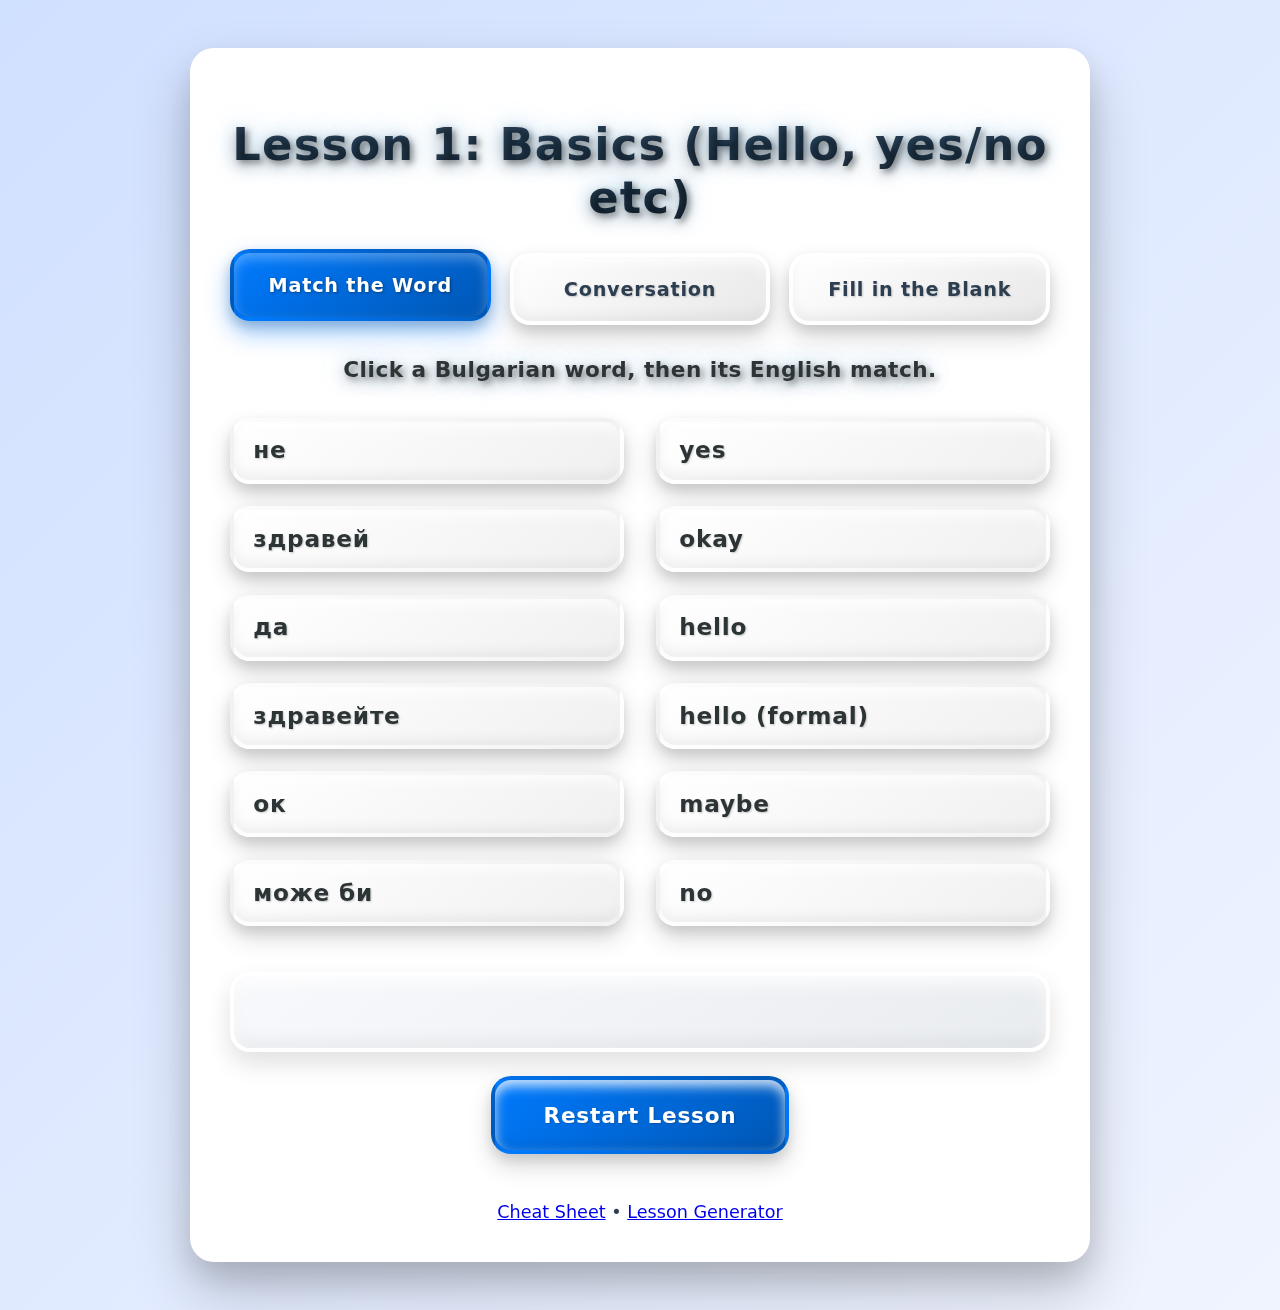
<file: index.html>
<!DOCTYPE html>
<!-- SPDX-License-Identifier: GPL-3.0-only -->
<html lang="en">
<head>
    <meta charset="UTF-8">
    <title>Learn Bulgarian</title>
    <meta name="viewport" content="width=device-width, initial-scale=1.0">
    <link rel="stylesheet" href="styles.css">
</head>
<body>

    <main id="app">
        <h1 id="lesson-title">Loading…</h1>

        <nav id="game-nav">
            <button data-game="match" disabled>Match the Word</button>
            <button data-game="conversation" disabled>Conversation</button>
            <button data-game="fillBlank" disabled>Fill in the Blank</button>
        </nav>

        <section id="instructions"></section>
        <section id="game-container"></section>
        <section id="feedback"></section>
        <div id="restart-lesson-container" style="margin-top: 1.5rem; text-align: center;">
        <button id="restart-lesson-btn">Restart Lesson</button>
        </div>
        
        <footer id="resources" style="margin-top: 3rem; text-align: center; font-size: 1.1rem; color: #2c3e50;">
            <a href="cheat-sheet.html" target="_blank" class="resource-link">Cheat Sheet</a> • 
            <a href="lesson-generator.html" target="_blank" class="resource-link">Lesson Generator</a>
        </footer>
        
    </main>
    <script type="module" src="script.js"></script>
</body>
</html>
</file>
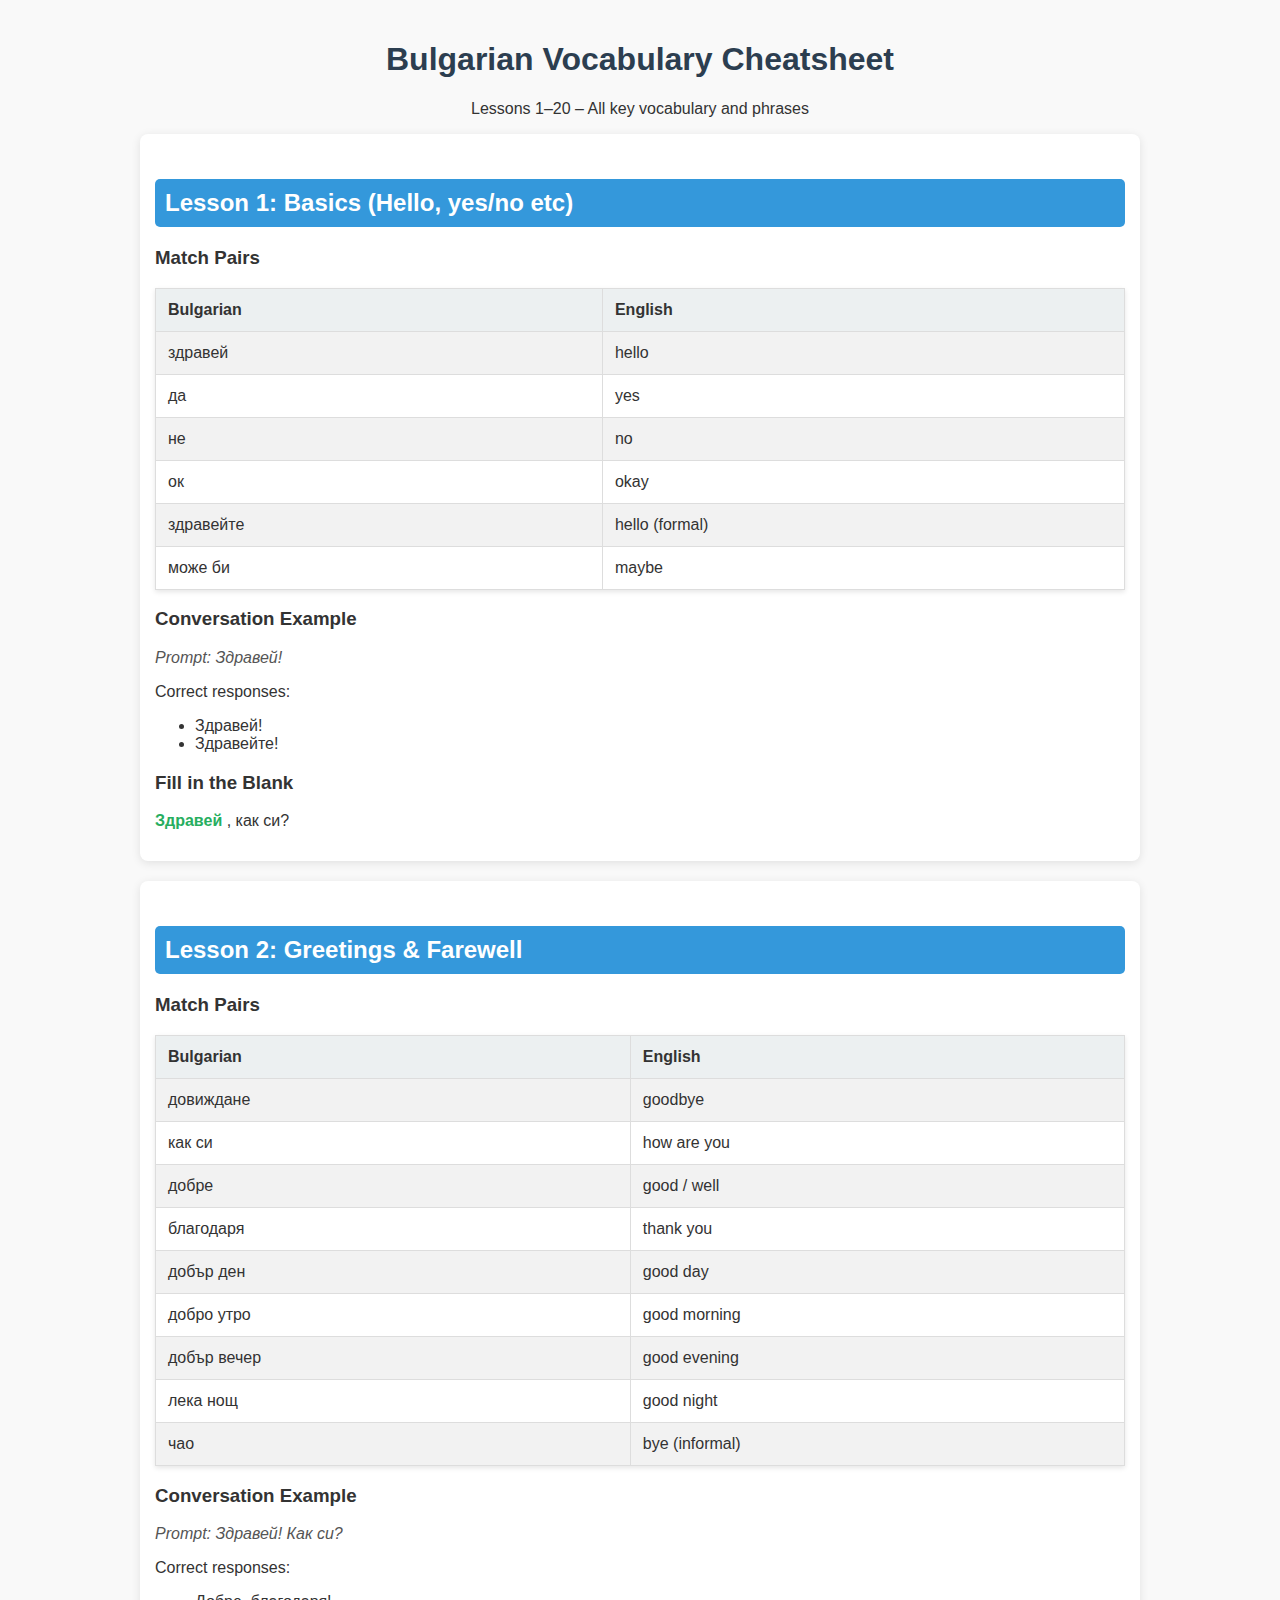
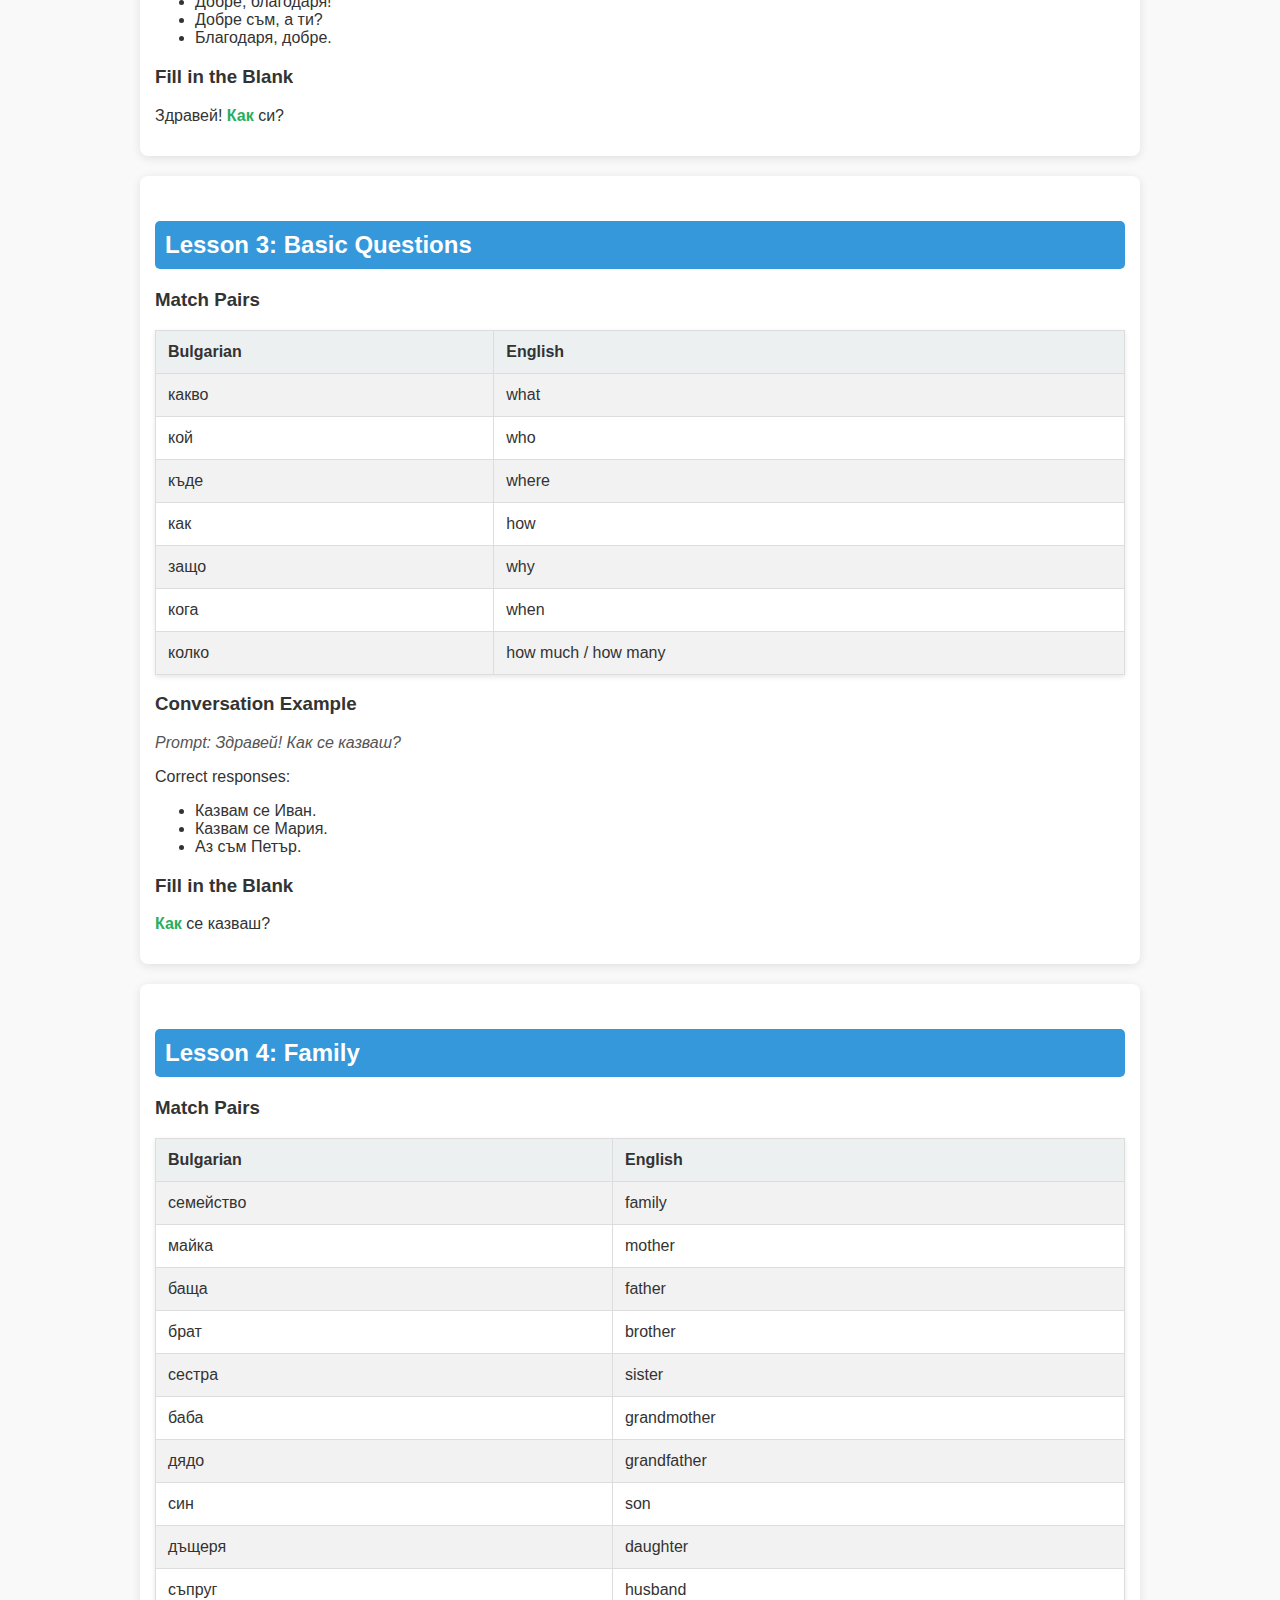
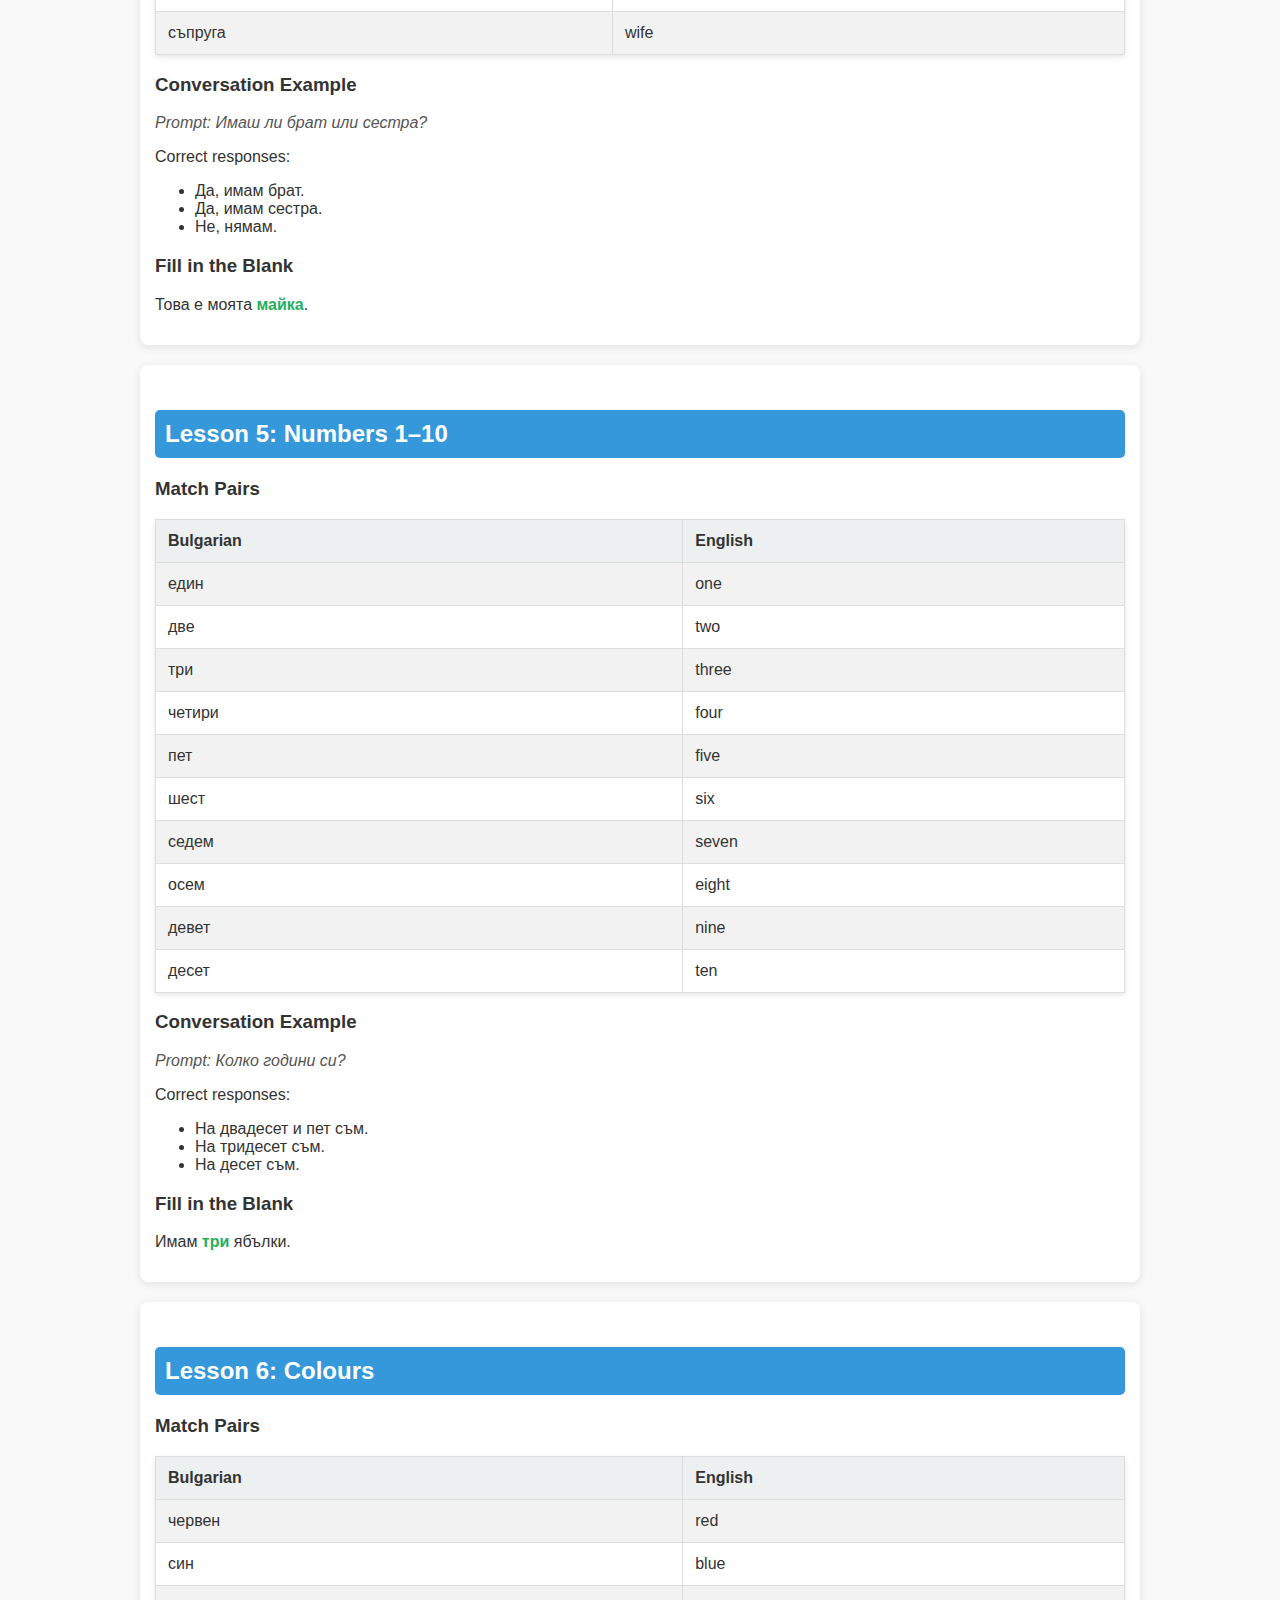
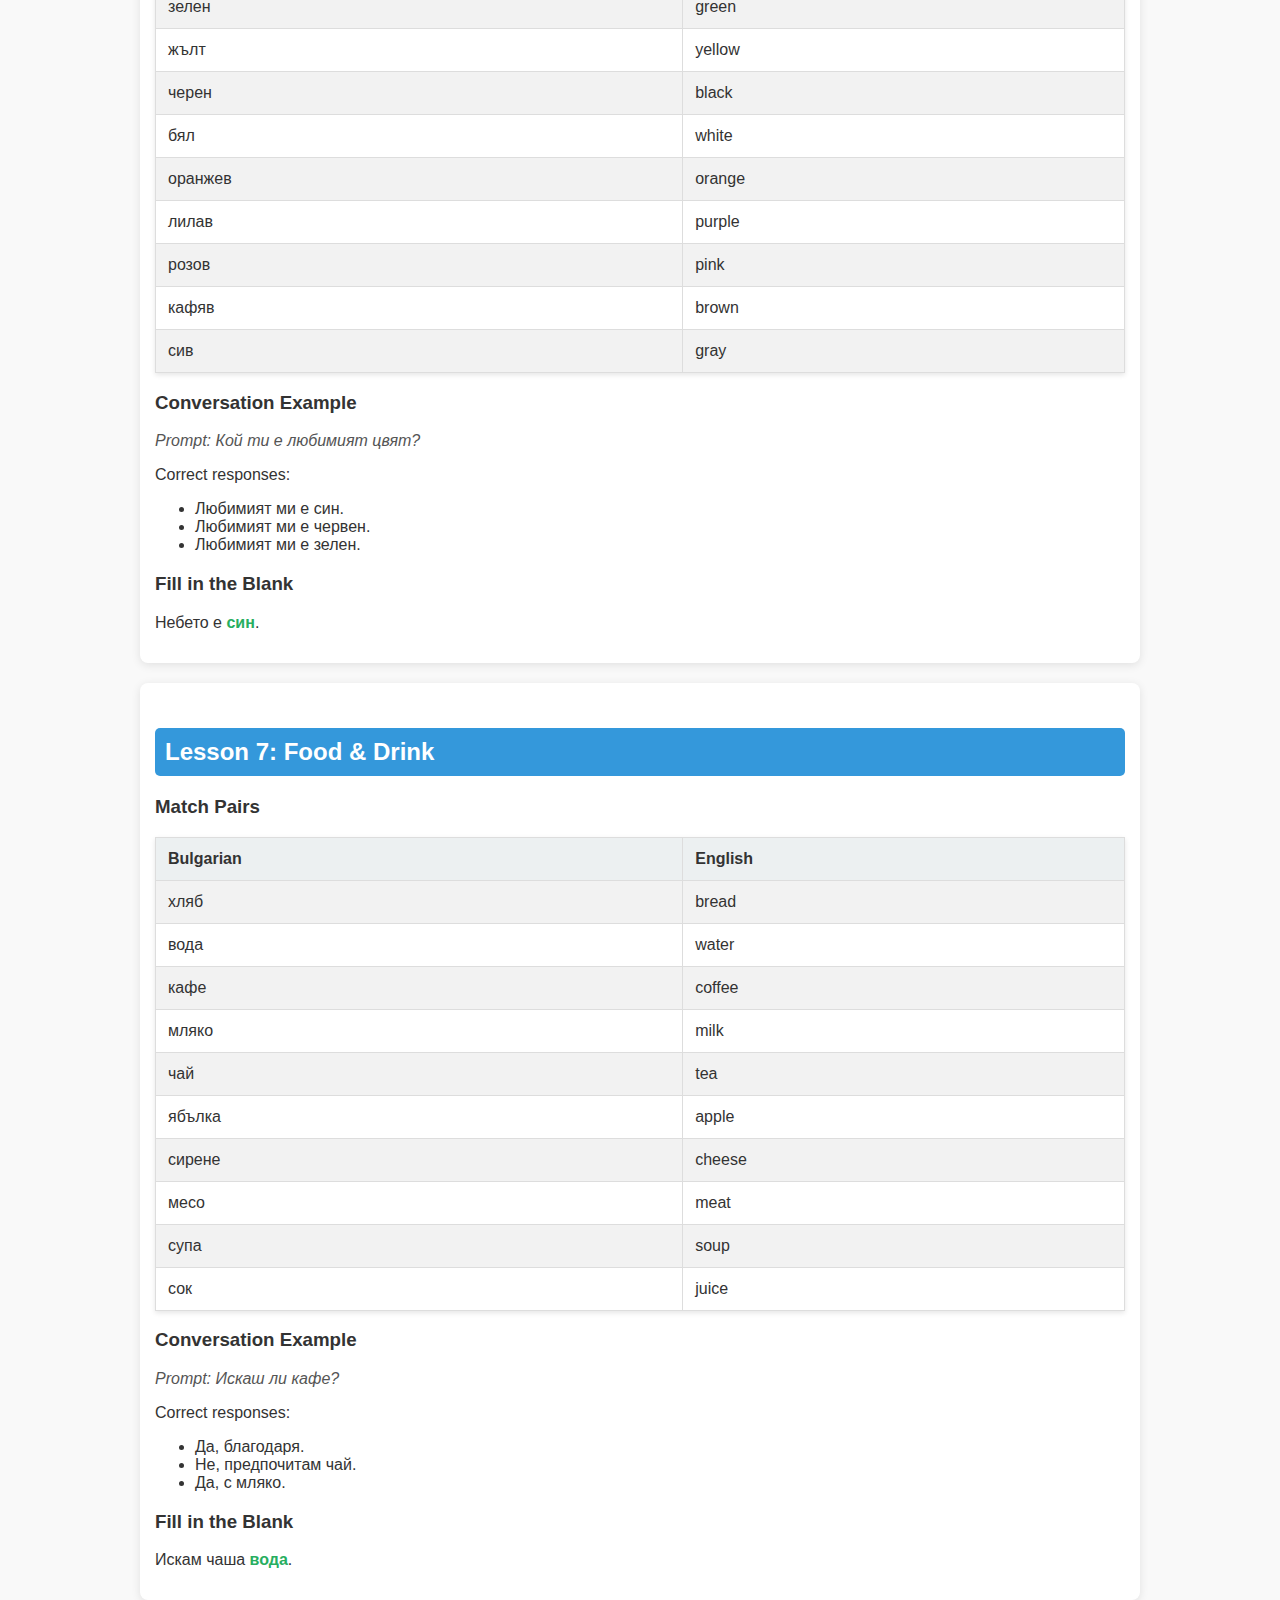
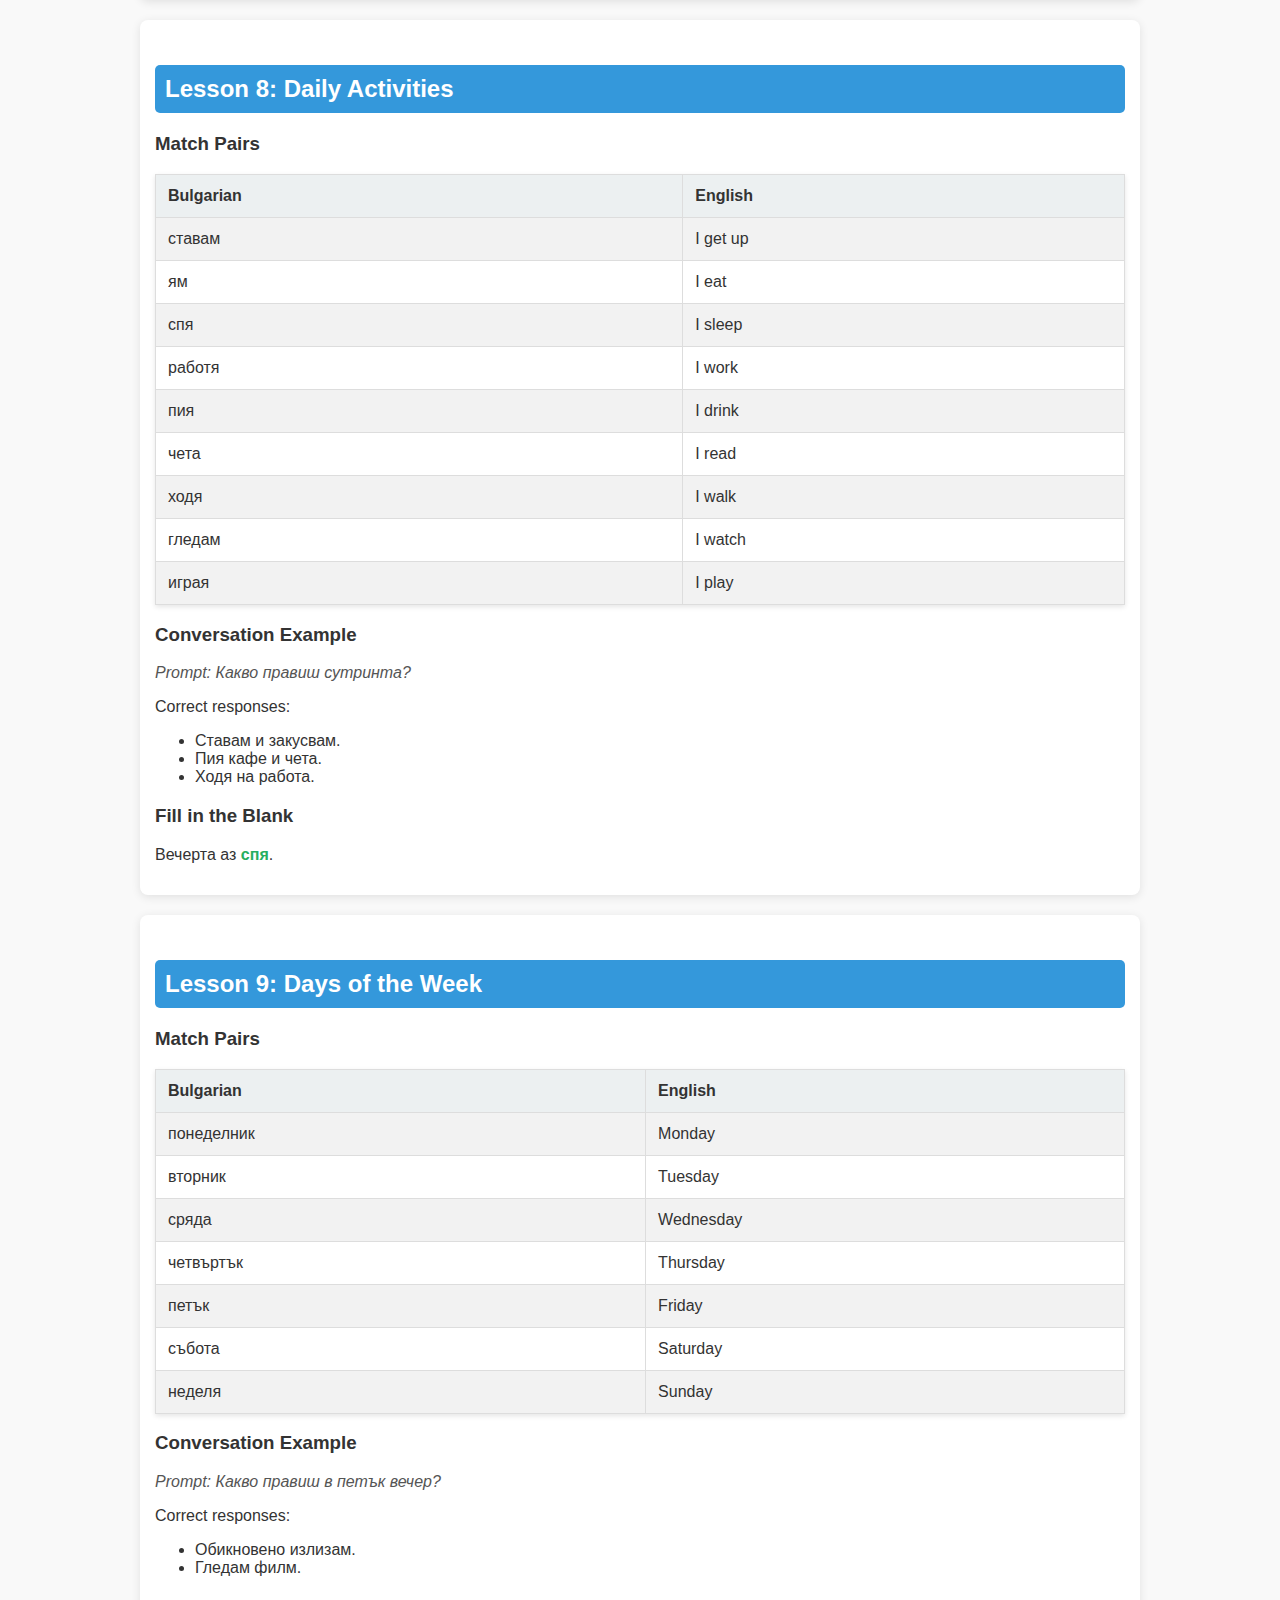
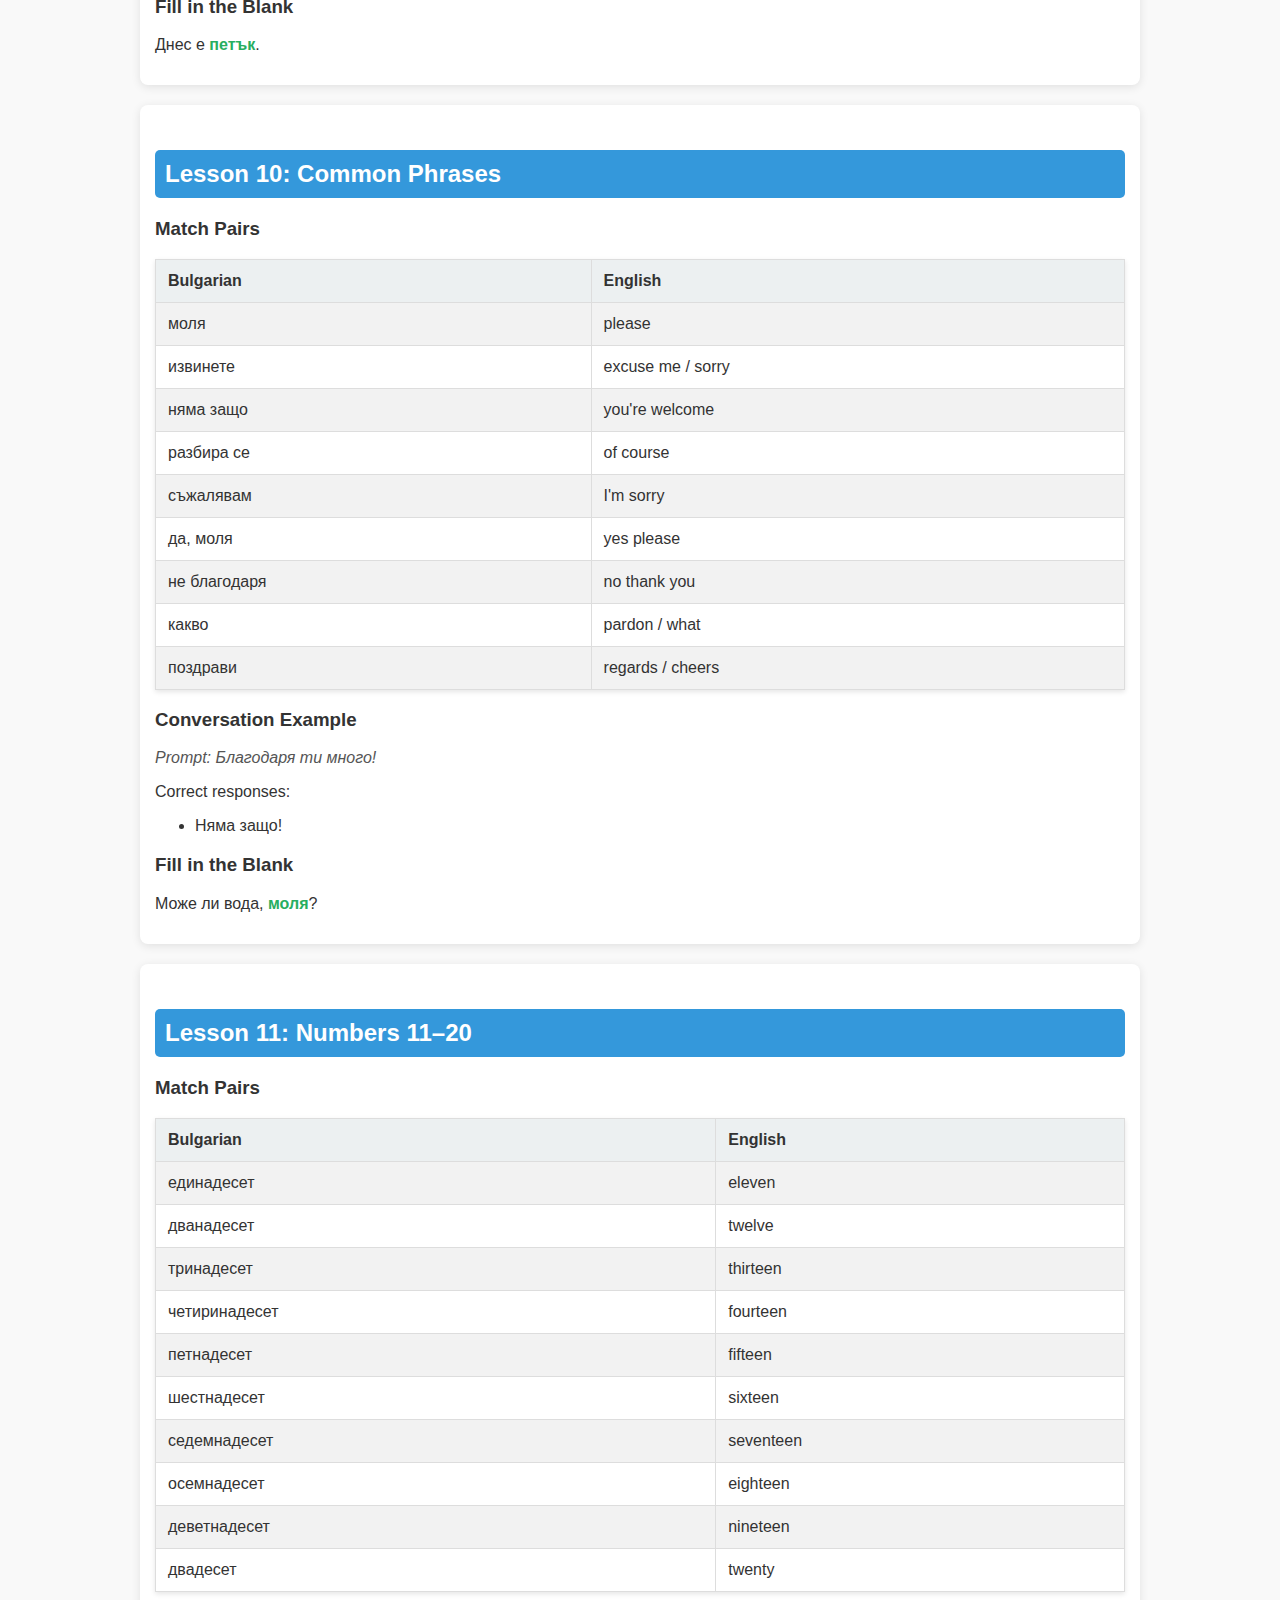
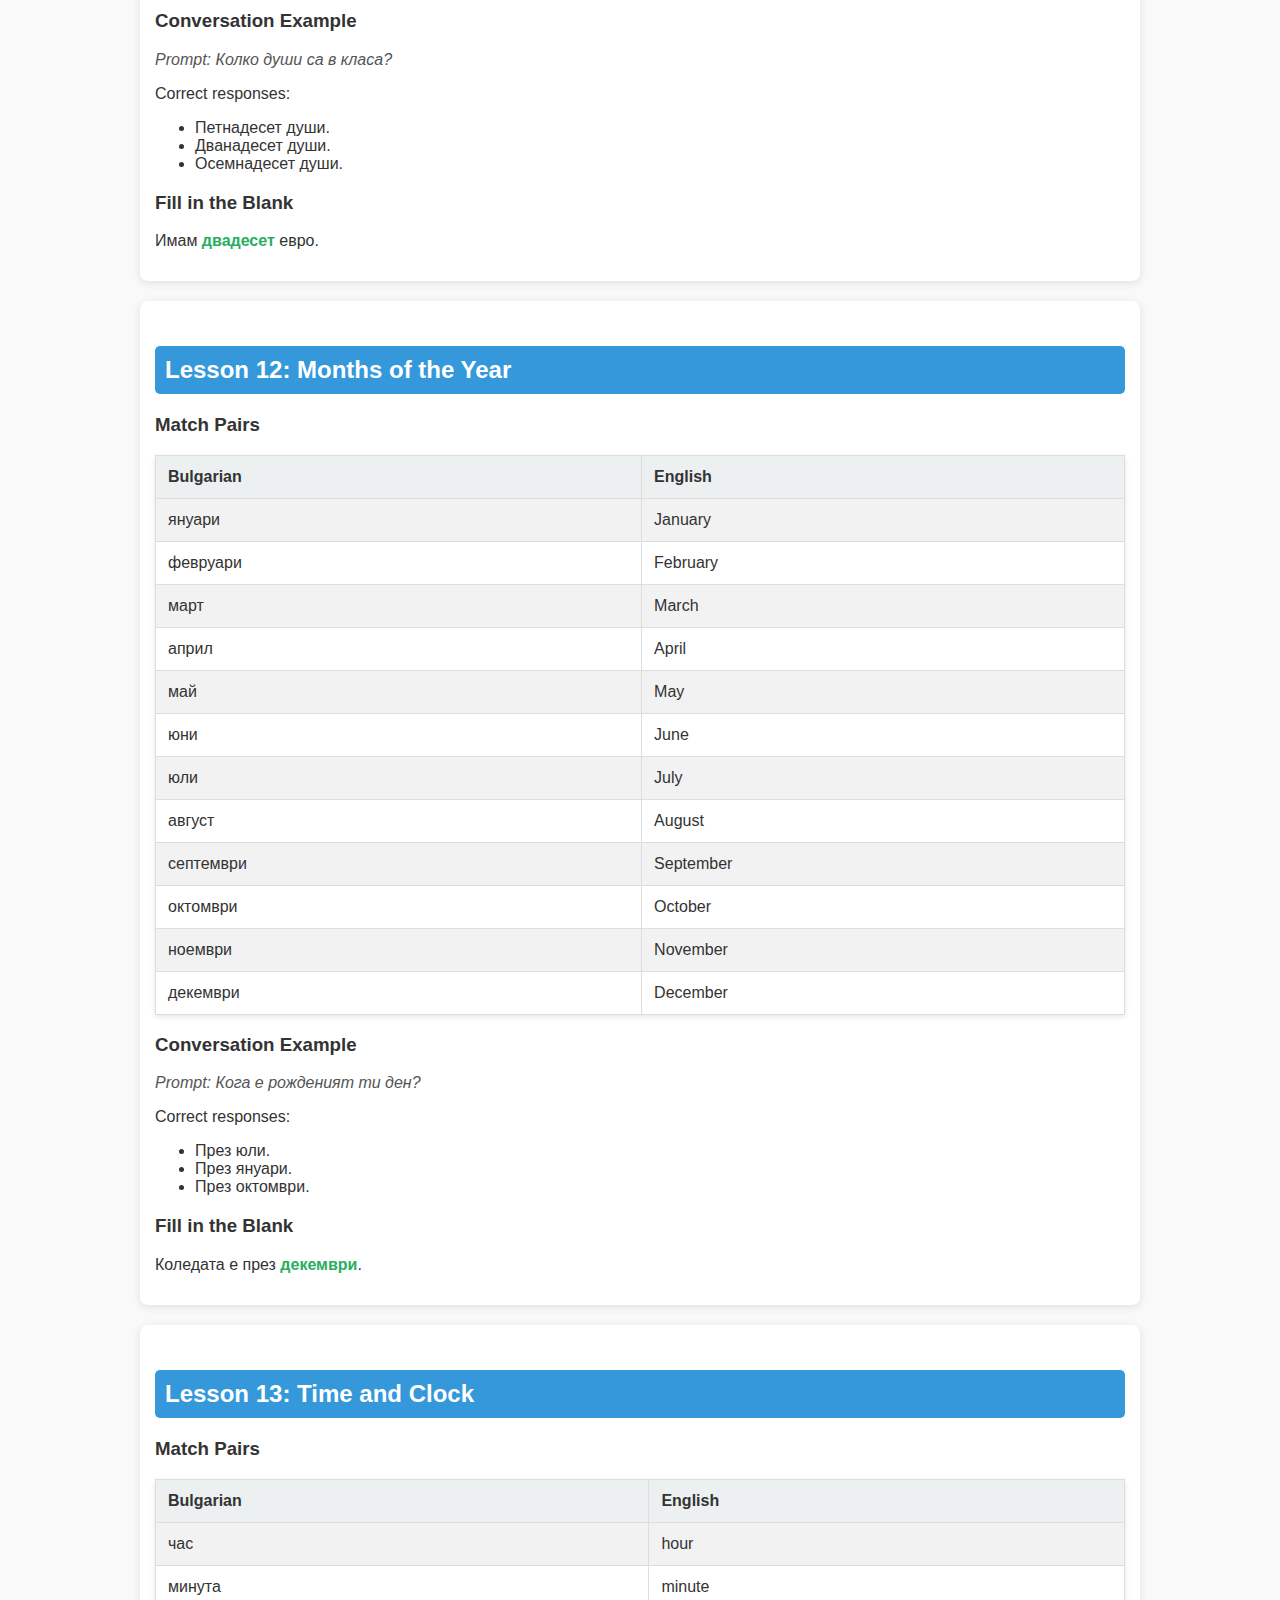
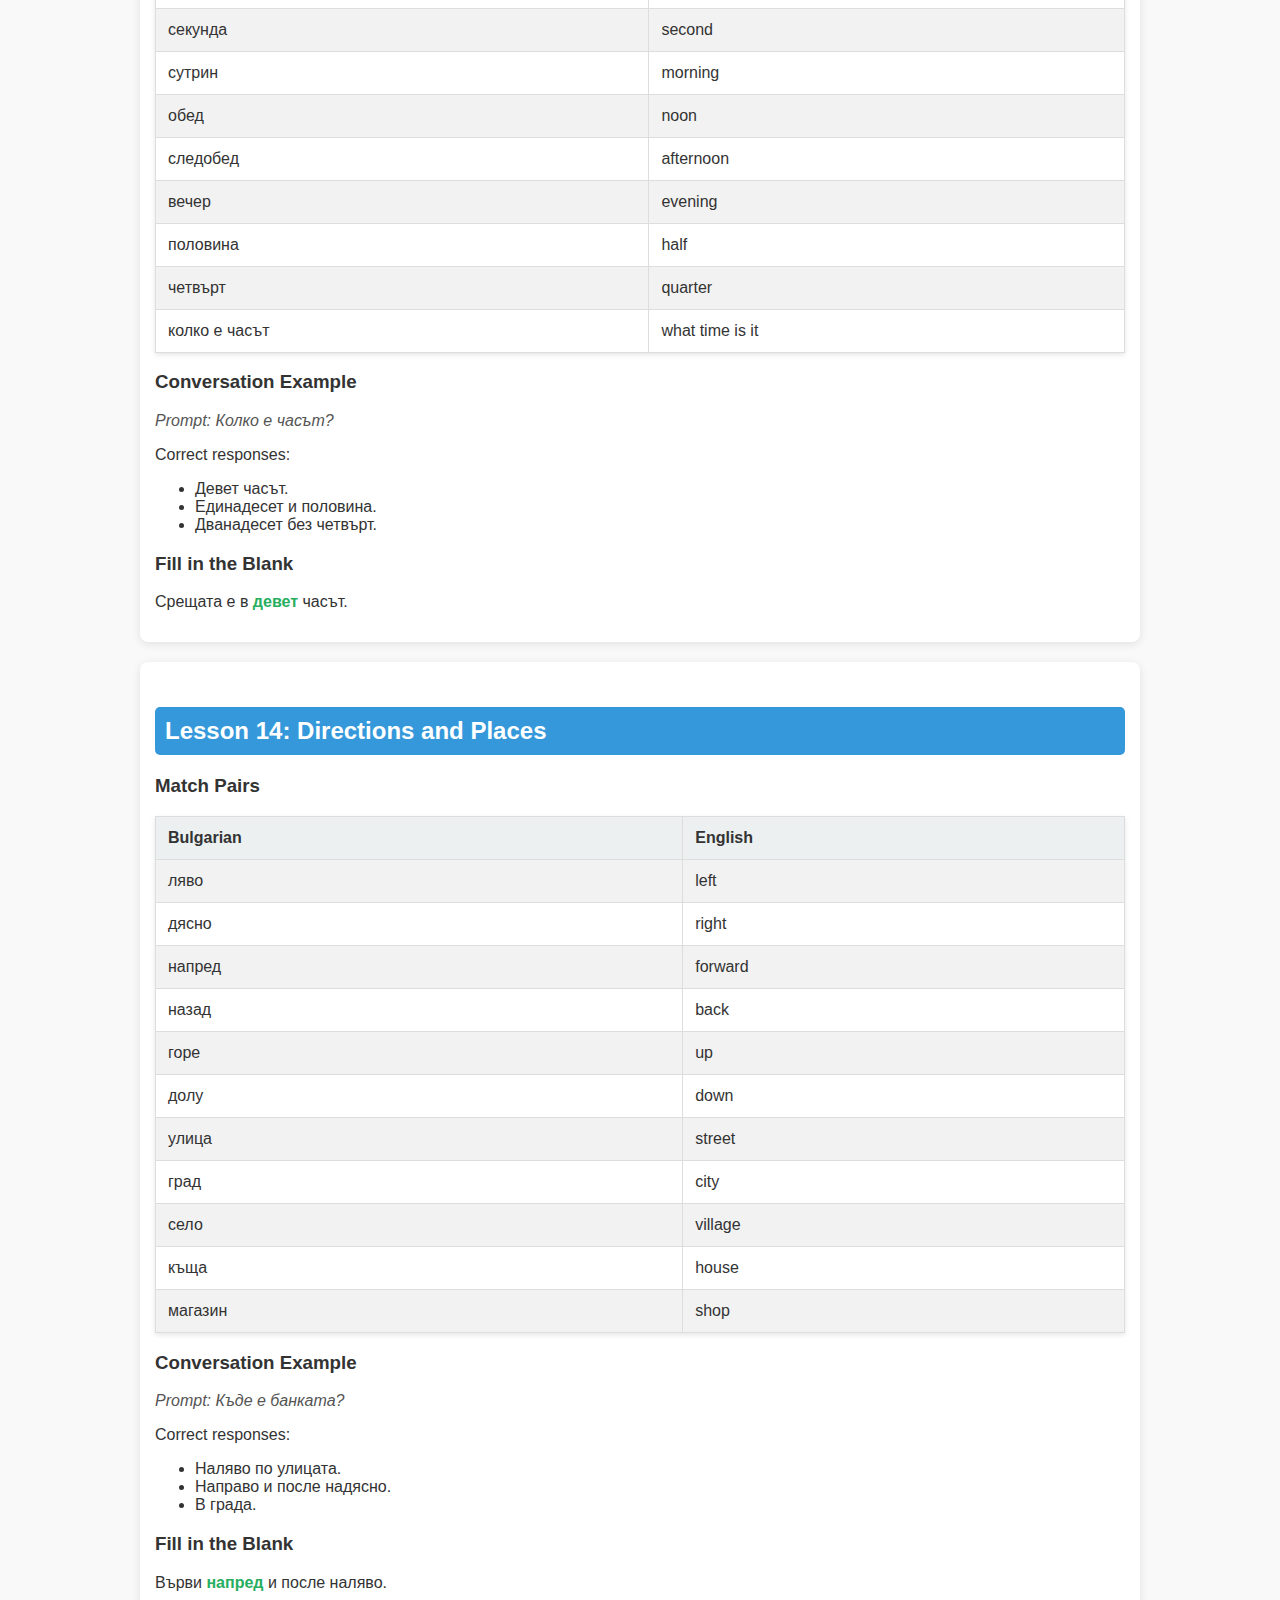
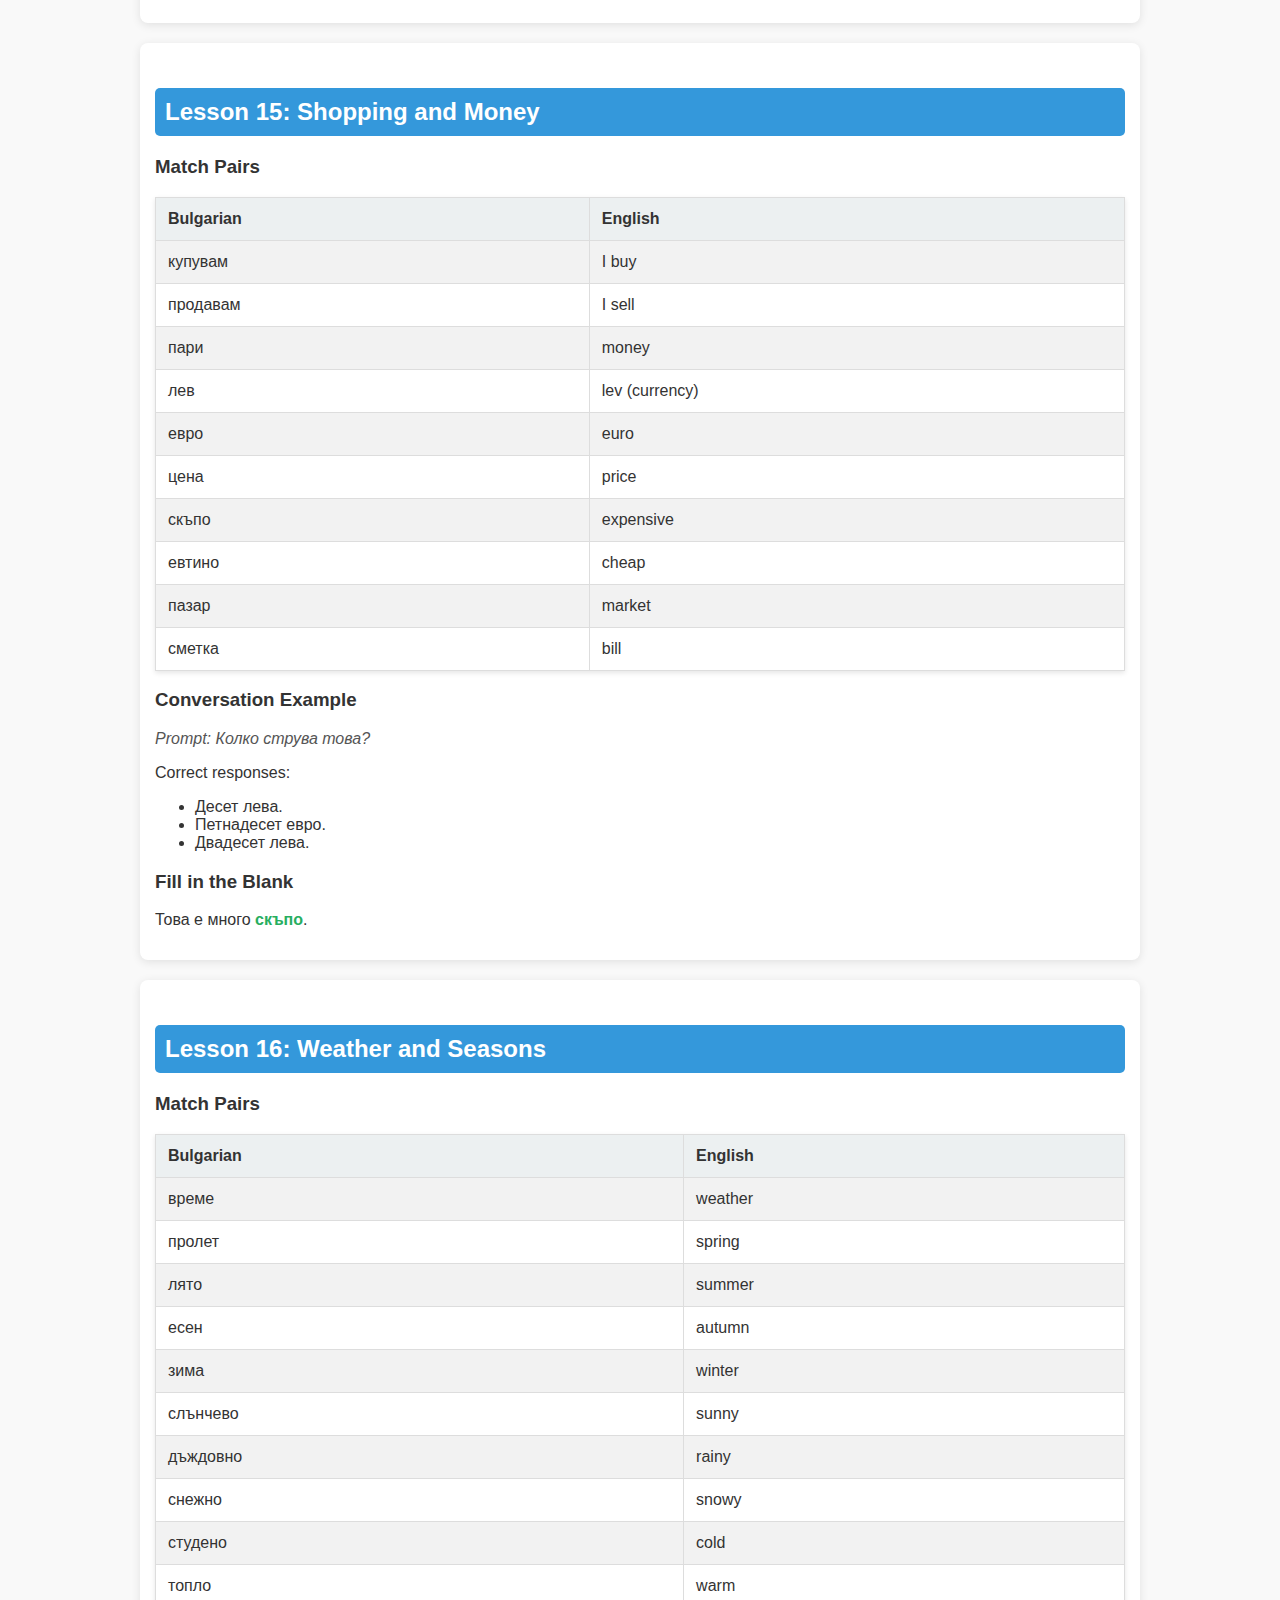
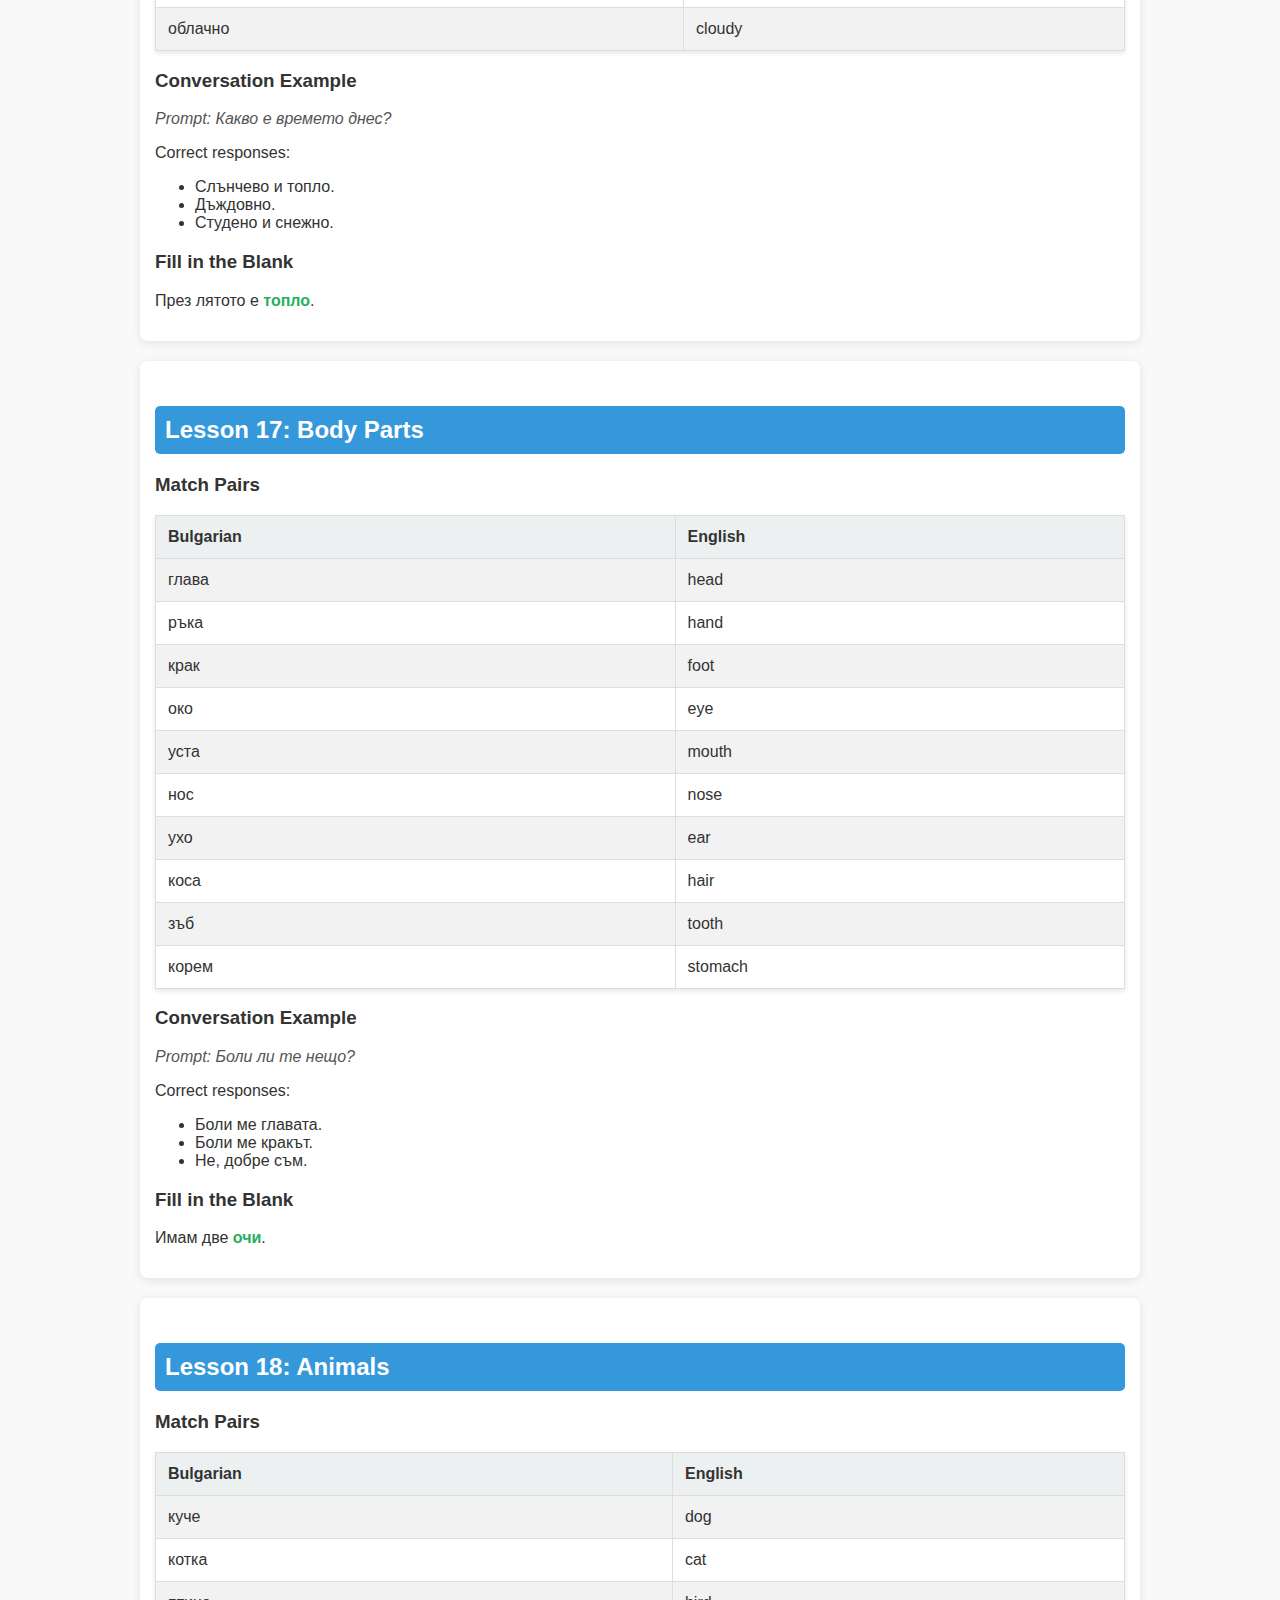
<file: cheat-sheet.html>
<!DOCTYPE html>
<html lang="en">
<head>
    <meta charset="UTF-8">
    <meta name="viewport" content="width=device-width, initial-scale=1.0">
    <title>Bulgarian Vocabulary Cheatsheet (Lessons 1-20)</title>
    <style>
        body {
            font-family: Arial, sans-serif;
            max-width: 1000px;
            margin: 0 auto;
            padding: 20px;
            background: #f9f9f9;
            color: #333;
        }
        h1 {
            text-align: center;
            color: #2c3e50;
        }
        h2 {
            background: #3498db;
            color: white;
            padding: 10px;
            border-radius: 5px;
            margin-top: 30px;
        }
        table {
            width: 100%;
            border-collapse: collapse;
            margin: 15px 0;
            background: white;
            box-shadow: 0 2px 5px rgba(0,0,0,0.1);
        }
        th, td {
            border: 1px solid #ddd;
            padding: 12px;
            text-align: left;
        }
        th {
            background: #ecf0f1;
        }
        tr:nth-child(even) {
            background: #f2f2f2;
        }
        .section {
            background: #fff;
            padding: 15px;
            border-radius: 8px;
            box-shadow: 0 2px 10px rgba(0,0,0,0.1);
            margin-bottom: 20px;
        }
        .prompt {
            font-style: italic;
            margin: 10px 0;
            color: #555;
        }
        .answer {
            font-weight: bold;
            color: #27ae60;
        }
        @media print {
            body { background: white; }
            .section { box-shadow: none; page-break-inside: avoid; }
        }
    </style>
</head>
<body>
    <h1>Bulgarian Vocabulary Cheatsheet</h1>
    <p style="text-align:center;">Lessons 1–20 – All key vocabulary and phrases</p>
    <div class="section">
        <h2>Lesson 1: Basics (Hello, yes/no etc)</h2>
        <h3>Match Pairs</h3>
        <table>
            <tr><th>Bulgarian</th><th>English</th></tr>
            <tr><td>здравей</td><td>hello</td></tr>
            <tr><td>да</td><td>yes</td></tr>
            <tr><td>не</td><td>no</td></tr>
            <tr><td>ок</td><td>okay</td></tr>
            <tr><td>здравейте</td><td>hello (formal)</td></tr>
            <tr><td>може би</td><td>maybe</td></tr>
        </table>
        <h3>Conversation Example</h3>
        <p class="prompt">Prompt: Здравей!</p>
        <p>Correct responses:</p>
        <ul>
            <li>Здравей!</li>
            <li>Здравейте!</li>
        </ul>
        <h3>Fill in the Blank</h3>
        <p><span class="answer">Здравей</span> , как си?</p>
    </div>
    <div class="section">
        <h2>Lesson 2: Greetings & Farewell</h2>
        <h3>Match Pairs</h3>
        <table>
            <tr><th>Bulgarian</th><th>English</th></tr>
            <tr><td>довиждане</td><td>goodbye</td></tr>
            <tr><td>как си</td><td>how are you</td></tr>
            <tr><td>добре</td><td>good / well</td></tr>
            <tr><td>благодаря</td><td>thank you</td></tr>
            <tr><td>добър ден</td><td>good day</td></tr>
            <tr><td>добро утро</td><td>good morning</td></tr>
            <tr><td>добър вечер</td><td>good evening</td></tr>
            <tr><td>лека нощ</td><td>good night</td></tr>
            <tr><td>чао</td><td>bye (informal)</td></tr>
        </table>
        <h3>Conversation Example</h3>
        <p class="prompt">Prompt: Здравей! Как си?</p>
        <p>Correct responses:</p>
        <ul>
            <li>Добре, благодаря!</li>
            <li>Добре съм, а ти?</li>
            <li>Благодаря, добре.</li>
        </ul>
        <h3>Fill in the Blank</h3>
        <p>Здравей! <span class="answer">Как</span> си?</p>
    </div>
    <div class="section">
        <h2>Lesson 3: Basic Questions</h2>
        <h3>Match Pairs</h3>
        <table>
            <tr><th>Bulgarian</th><th>English</th></tr>
            <tr><td>какво</td><td>what</td></tr>
            <tr><td>кой</td><td>who</td></tr>
            <tr><td>къде</td><td>where</td></tr>
            <tr><td>как</td><td>how</td></tr>
            <tr><td>защо</td><td>why</td></tr>
            <tr><td>кога</td><td>when</td></tr>
            <tr><td>колко</td><td>how much / how many</td></tr>
        </table>
        <h3>Conversation Example</h3>
        <p class="prompt">Prompt: Здравей! Как се казваш?</p>
        <p>Correct responses:</p>
        <ul>
            <li>Казвам се Иван.</li>
            <li>Казвам се Мария.</li>
            <li>Аз съм Петър.</li>
        </ul>
        <h3>Fill in the Blank</h3>
        <p><span class="answer">Как</span> се казваш?</p>
    </div>
    <div class="section">
        <h2>Lesson 4: Family</h2>
        <h3>Match Pairs</h3>
        <table>
            <tr><th>Bulgarian</th><th>English</th></tr>
            <tr><td>семейство</td><td>family</td></tr>
            <tr><td>майка</td><td>mother</td></tr>
            <tr><td>баща</td><td>father</td></tr>
            <tr><td>брат</td><td>brother</td></tr>
            <tr><td>сестра</td><td>sister</td></tr>
            <tr><td>баба</td><td>grandmother</td></tr>
            <tr><td>дядо</td><td>grandfather</td></tr>
            <tr><td>син</td><td>son</td></tr>
            <tr><td>дъщеря</td><td>daughter</td></tr>
            <tr><td>съпруг</td><td>husband</td></tr>
            <tr><td>съпруга</td><td>wife</td></tr>
        </table>
        <h3>Conversation Example</h3>
        <p class="prompt">Prompt: Имаш ли брат или сестра?</p>
        <p>Correct responses:</p>
        <ul>
            <li>Да, имам брат.</li>
            <li>Да, имам сестра.</li>
            <li>Не, нямам.</li>
        </ul>
        <h3>Fill in the Blank</h3>
        <p>Това е моята <span class="answer">майка</span>.</p>
    </div>
    <div class="section">
        <h2>Lesson 5: Numbers 1–10</h2>
        <h3>Match Pairs</h3>
        <table>
            <tr><th>Bulgarian</th><th>English</th></tr>
            <tr><td>един</td><td>one</td></tr>
            <tr><td>две</td><td>two</td></tr>
            <tr><td>три</td><td>three</td></tr>
            <tr><td>четири</td><td>four</td></tr>
            <tr><td>пет</td><td>five</td></tr>
            <tr><td>шест</td><td>six</td></tr>
            <tr><td>седем</td><td>seven</td></tr>
            <tr><td>осем</td><td>eight</td></tr>
            <tr><td>девет</td><td>nine</td></tr>
            <tr><td>десет</td><td>ten</td></tr>
        </table>
        <h3>Conversation Example</h3>
        <p class="prompt">Prompt: Колко години си?</p>
        <p>Correct responses:</p>
        <ul>
            <li>На двадесет и пет съм.</li>
            <li>На тридесет съм.</li>
            <li>На десет съм.</li>
        </ul>
        <h3>Fill in the Blank</h3>
        <p>Имам <span class="answer">три</span> ябълки.</p>
    </div>
    <div class="section">
        <h2>Lesson 6: Colours</h2>
        <h3>Match Pairs</h3>
        <table>
            <tr><th>Bulgarian</th><th>English</th></tr>
            <tr><td>червен</td><td>red</td></tr>
            <tr><td>син</td><td>blue</td></tr>
            <tr><td>зелен</td><td>green</td></tr>
            <tr><td>жълт</td><td>yellow</td></tr>
            <tr><td>черен</td><td>black</td></tr>
            <tr><td>бял</td><td>white</td></tr>
            <tr><td>оранжев</td><td>orange</td></tr>
            <tr><td>лилав</td><td>purple</td></tr>
            <tr><td>розов</td><td>pink</td></tr>
            <tr><td>кафяв</td><td>brown</td></tr>
            <tr><td>сив</td><td>gray</td></tr>
        </table>
        <h3>Conversation Example</h3>
        <p class="prompt">Prompt: Кой ти е любимият цвят?</p>
        <p>Correct responses:</p>
        <ul>
            <li>Любимият ми е син.</li>
            <li>Любимият ми е червен.</li>
            <li>Любимият ми е зелен.</li>
        </ul>
        <h3>Fill in the Blank</h3>
        <p>Небето е <span class="answer">син</span>.</p>
    </div>
    <div class="section">
        <h2>Lesson 7: Food & Drink</h2>
        <h3>Match Pairs</h3>
        <table>
            <tr><th>Bulgarian</th><th>English</th></tr>
            <tr><td>хляб</td><td>bread</td></tr>
            <tr><td>вода</td><td>water</td></tr>
            <tr><td>кафе</td><td>coffee</td></tr>
            <tr><td>мляко</td><td>milk</td></tr>
            <tr><td>чай</td><td>tea</td></tr>
            <tr><td>ябълка</td><td>apple</td></tr>
            <tr><td>сирене</td><td>cheese</td></tr>
            <tr><td>месо</td><td>meat</td></tr>
            <tr><td>супа</td><td>soup</td></tr>
            <tr><td>сок</td><td>juice</td></tr>
        </table>
        <h3>Conversation Example</h3>
        <p class="prompt">Prompt: Искаш ли кафе?</p>
        <p>Correct responses:</p>
        <ul>
            <li>Да, благодаря.</li>
            <li>Не, предпочитам чай.</li>
            <li>Да, с мляко.</li>
        </ul>
        <h3>Fill in the Blank</h3>
        <p>Искам чаша <span class="answer">вода</span>.</p>
    </div>
    <div class="section">
        <h2>Lesson 8: Daily Activities</h2>
        <h3>Match Pairs</h3>
        <table>
            <tr><th>Bulgarian</th><th>English</th></tr>
            <tr><td>ставам</td><td>I get up</td></tr>
            <tr><td>ям</td><td>I eat</td></tr>
            <tr><td>спя</td><td>I sleep</td></tr>
            <tr><td>работя</td><td>I work</td></tr>
            <tr><td>пия</td><td>I drink</td></tr>
            <tr><td>чета</td><td>I read</td></tr>
            <tr><td>ходя</td><td>I walk</td></tr>
            <tr><td>гледам</td><td>I watch</td></tr>
            <tr><td>играя</td><td>I play</td></tr>
        </table>
        <h3>Conversation Example</h3>
        <p class="prompt">Prompt: Какво правиш сутринта?</p>
        <p>Correct responses:</p>
        <ul>
            <li>Ставам и закусвам.</li>
            <li>Пия кафе и чета.</li>
            <li>Ходя на работа.</li>
        </ul>
        <h3>Fill in the Blank</h3>
        <p>Вечерта аз <span class="answer">спя</span>.</p>
    </div>
    <div class="section">
        <h2>Lesson 9: Days of the Week</h2>
        <h3>Match Pairs</h3>
        <table>
            <tr><th>Bulgarian</th><th>English</th></tr>
            <tr><td>понеделник</td><td>Monday</td></tr>
            <tr><td>вторник</td><td>Tuesday</td></tr>
            <tr><td>сряда</td><td>Wednesday</td></tr>
            <tr><td>четвъртък</td><td>Thursday</td></tr>
            <tr><td>петък</td><td>Friday</td></tr>
            <tr><td>събота</td><td>Saturday</td></tr>
            <tr><td>неделя</td><td>Sunday</td></tr>
        </table>
        <h3>Conversation Example</h3>
        <p class="prompt">Prompt: Какво правиш в петък вечер?</p>
        <p>Correct responses:</p>
        <ul>
            <li>Обикновено излизам.</li>
            <li>Гледам филм.</li>
        </ul>
        <h3>Fill in the Blank</h3>
        <p>Днес е <span class="answer">петък</span>.</p>
    </div>
    <div class="section">
        <h2>Lesson 10: Common Phrases</h2>
        <h3>Match Pairs</h3>
        <table>
            <tr><th>Bulgarian</th><th>English</th></tr>
            <tr><td>моля</td><td>please</td></tr>
            <tr><td>извинете</td><td>excuse me / sorry</td></tr>
            <tr><td>няма защо</td><td>you're welcome</td></tr>
            <tr><td>разбира се</td><td>of course</td></tr>
            <tr><td>съжалявам</td><td>I'm sorry</td></tr>
            <tr><td>да, моля</td><td>yes please</td></tr>
            <tr><td>не благодаря</td><td>no thank you</td></tr>
            <tr><td>какво</td><td>pardon / what</td></tr>
            <tr><td>поздрави</td><td>regards / cheers</td></tr>
        </table>
        <h3>Conversation Example</h3>
        <p class="prompt">Prompt: Благодаря ти много!</p>
        <p>Correct responses:</p>
        <ul>
            <li>Няма защо!</li>
        </ul>
        <h3>Fill in the Blank</h3>
        <p>Може ли вода, <span class="answer">моля</span>?</p>
    </div>
    <div class="section">
        <h2>Lesson 11: Numbers 11–20</h2>
        <h3>Match Pairs</h3>
        <table>
            <tr><th>Bulgarian</th><th>English</th></tr>
            <tr><td>единадесет</td><td>eleven</td></tr>
            <tr><td>дванадесет</td><td>twelve</td></tr>
            <tr><td>тринадесет</td><td>thirteen</td></tr>
            <tr><td>четиринадесет</td><td>fourteen</td></tr>
            <tr><td>петнадесет</td><td>fifteen</td></tr>
            <tr><td>шестнадесет</td><td>sixteen</td></tr>
            <tr><td>седемнадесет</td><td>seventeen</td></tr>
            <tr><td>осемнадесет</td><td>eighteen</td></tr>
            <tr><td>деветнадесет</td><td>nineteen</td></tr>
            <tr><td>двадесет</td><td>twenty</td></tr>
        </table>
        <h3>Conversation Example</h3>
        <p class="prompt">Prompt: Колко души са в класа?</p>
        <p>Correct responses:</p>
        <ul>
            <li>Петнадесет души.</li>
            <li>Дванадесет души.</li>
            <li>Осемнадесет души.</li>
        </ul>
        <h3>Fill in the Blank</h3>
        <p>Имам <span class="answer">двадесет</span> евро.</p>
    </div>
    <div class="section">
        <h2>Lesson 12: Months of the Year</h2>
        <h3>Match Pairs</h3>
        <table>
            <tr><th>Bulgarian</th><th>English</th></tr>
            <tr><td>януари</td><td>January</td></tr>
            <tr><td>февруари</td><td>February</td></tr>
            <tr><td>март</td><td>March</td></tr>
            <tr><td>април</td><td>April</td></tr>
            <tr><td>май</td><td>May</td></tr>
            <tr><td>юни</td><td>June</td></tr>
            <tr><td>юли</td><td>July</td></tr>
            <tr><td>август</td><td>August</td></tr>
            <tr><td>септември</td><td>September</td></tr>
            <tr><td>октомври</td><td>October</td></tr>
            <tr><td>ноември</td><td>November</td></tr>
            <tr><td>декември</td><td>December</td></tr>
        </table>
        <h3>Conversation Example</h3>
        <p class="prompt">Prompt: Кога е рожденият ти ден?</p>
        <p>Correct responses:</p>
        <ul>
            <li>През юли.</li>
            <li>През януари.</li>
            <li>През октомври.</li>
        </ul>
        <h3>Fill in the Blank</h3>
        <p>Коледата е през <span class="answer">декември</span>.</p>
    </div>
    <div class="section">
        <h2>Lesson 13: Time and Clock</h2>
        <h3>Match Pairs</h3>
        <table>
            <tr><th>Bulgarian</th><th>English</th></tr>
            <tr><td>час</td><td>hour</td></tr>
            <tr><td>минута</td><td>minute</td></tr>
            <tr><td>секунда</td><td>second</td></tr>
            <tr><td>сутрин</td><td>morning</td></tr>
            <tr><td>обед</td><td>noon</td></tr>
            <tr><td>следобед</td><td>afternoon</td></tr>
            <tr><td>вечер</td><td>evening</td></tr>
            <tr><td>половина</td><td>half</td></tr>
            <tr><td>четвърт</td><td>quarter</td></tr>
            <tr><td>колко е часът</td><td>what time is it</td></tr>
        </table>
        <h3>Conversation Example</h3>
        <p class="prompt">Prompt: Колко е часът?</p>
        <p>Correct responses:</p>
        <ul>
            <li>Девет часът.</li>
            <li>Единадесет и половина.</li>
            <li>Дванадесет без четвърт.</li>
        </ul>
        <h3>Fill in the Blank</h3>
        <p>Срещата е в <span class="answer">девет</span> часът.</p>
    </div>
    <div class="section">
        <h2>Lesson 14: Directions and Places</h2>
        <h3>Match Pairs</h3>
        <table>
            <tr><th>Bulgarian</th><th>English</th></tr>
            <tr><td>ляво</td><td>left</td></tr>
            <tr><td>дясно</td><td>right</td></tr>
            <tr><td>напред</td><td>forward</td></tr>
            <tr><td>назад</td><td>back</td></tr>
            <tr><td>горе</td><td>up</td></tr>
            <tr><td>долу</td><td>down</td></tr>
            <tr><td>улица</td><td>street</td></tr>
            <tr><td>град</td><td>city</td></tr>
            <tr><td>село</td><td>village</td></tr>
            <tr><td>къща</td><td>house</td></tr>
            <tr><td>магазин</td><td>shop</td></tr>
        </table>
        <h3>Conversation Example</h3>
        <p class="prompt">Prompt: Къде е банката?</p>
        <p>Correct responses:</p>
        <ul>
            <li>Наляво по улицата.</li>
            <li>Направо и после надясно.</li>
            <li>В града.</li>
        </ul>
        <h3>Fill in the Blank</h3>
        <p>Върви <span class="answer">напред</span> и после наляво.</p>
    </div>
    <div class="section">
        <h2>Lesson 15: Shopping and Money</h2>
        <h3>Match Pairs</h3>
        <table>
            <tr><th>Bulgarian</th><th>English</th></tr>
            <tr><td>купувам</td><td>I buy</td></tr>
            <tr><td>продавам</td><td>I sell</td></tr>
            <tr><td>пари</td><td>money</td></tr>
            <tr><td>лев</td><td>lev (currency)</td></tr>
            <tr><td>евро</td><td>euro</td></tr>
            <tr><td>цена</td><td>price</td></tr>
            <tr><td>скъпо</td><td>expensive</td></tr>
            <tr><td>евтино</td><td>cheap</td></tr>
            <tr><td>пазар</td><td>market</td></tr>
            <tr><td>сметка</td><td>bill</td></tr>
        </table>
        <h3>Conversation Example</h3>
        <p class="prompt">Prompt: Колко струва това?</p>
        <p>Correct responses:</p>
        <ul>
            <li>Десет лева.</li>
            <li>Петнадесет евро.</li>
            <li>Двадесет лева.</li>
        </ul>
        <h3>Fill in the Blank</h3>
        <p>Това е много <span class="answer">скъпо</span>.</p>
    </div>
    <div class="section">
        <h2>Lesson 16: Weather and Seasons</h2>
        <h3>Match Pairs</h3>
        <table>
            <tr><th>Bulgarian</th><th>English</th></tr>
            <tr><td>време</td><td>weather</td></tr>
            <tr><td>пролет</td><td>spring</td></tr>
            <tr><td>лято</td><td>summer</td></tr>
            <tr><td>есен</td><td>autumn</td></tr>
            <tr><td>зима</td><td>winter</td></tr>
            <tr><td>слънчево</td><td>sunny</td></tr>
            <tr><td>дъждовно</td><td>rainy</td></tr>
            <tr><td>снежно</td><td>snowy</td></tr>
            <tr><td>студено</td><td>cold</td></tr>
            <tr><td>топло</td><td>warm</td></tr>
            <tr><td>облачно</td><td>cloudy</td></tr>
        </table>
        <h3>Conversation Example</h3>
        <p class="prompt">Prompt: Какво е времето днес?</p>
        <p>Correct responses:</p>
        <ul>
            <li>Слънчево и топло.</li>
            <li>Дъждовно.</li>
            <li>Студено и снежно.</li>
        </ul>
        <h3>Fill in the Blank</h3>
        <p>През лятото е <span class="answer">топло</span>.</p>
    </div>
    <div class="section">
        <h2>Lesson 17: Body Parts</h2>
        <h3>Match Pairs</h3>
        <table>
            <tr><th>Bulgarian</th><th>English</th></tr>
            <tr><td>глава</td><td>head</td></tr>
            <tr><td>ръка</td><td>hand</td></tr>
            <tr><td>крак</td><td>foot</td></tr>
            <tr><td>око</td><td>eye</td></tr>
            <tr><td>уста</td><td>mouth</td></tr>
            <tr><td>нос</td><td>nose</td></tr>
            <tr><td>ухо</td><td>ear</td></tr>
            <tr><td>коса</td><td>hair</td></tr>
            <tr><td>зъб</td><td>tooth</td></tr>
            <tr><td>корем</td><td>stomach</td></tr>
        </table>
        <h3>Conversation Example</h3>
        <p class="prompt">Prompt: Боли ли те нещо?</p>
        <p>Correct responses:</p>
        <ul>
            <li>Боли ме главата.</li>
            <li>Боли ме кракът.</li>
            <li>Не, добре съм.</li>
        </ul>
        <h3>Fill in the Blank</h3>
        <p>Имам две <span class="answer">очи</span>.</p>
    </div>
    <div class="section">
        <h2>Lesson 18: Animals</h2>
        <h3>Match Pairs</h3>
        <table>
            <tr><th>Bulgarian</th><th>English</th></tr>
            <tr><td>куче</td><td>dog</td></tr>
            <tr><td>котка</td><td>cat</td></tr>
            <tr><td>птица</td><td>bird</td></tr>
            <tr><td>риба</td><td>fish</td></tr>
            <tr><td>кон</td><td>horse</td></tr>
            <tr><td>овца</td><td>sheep</td></tr>
            <tr><td>крава</td><td>cow</td></tr>
            <tr><td>заек</td><td>rabbit</td></tr>
            <tr><td>лъв</td><td>lion</td></tr>
            <tr><td>слон</td><td>elephant</td></tr>
        </table>
        <h3>Conversation Example</h3>
        <p class="prompt">Prompt: Имаш ли домашен любимец?</p>
        <p>Correct responses:</p>
        <ul>
            <li>Да, имам куче.</li>
            <li>Да, имам котка.</li>
            <li>Не, нямам.</li>
        </ul>
        <h3>Fill in the Blank</h3>
        <p>Това е моята <span class="answer">котка</span>.</p>
    </div>
    <div class="section">
        <h2>Lesson 19: Professions</h2>
        <h3>Match Pairs</h3>
        <table>
            <tr><th>Bulgarian</th><th>English</th></tr>
            <tr><td>лекар</td><td>doctor</td></tr>
            <tr><td>учител</td><td>teacher</td></tr>
            <tr><td>инженер</td><td>engineer</td></tr>
            <tr><td>адвокат</td><td>lawyer</td></tr>
            <tr><td>готвач</td><td>chef</td></tr>
            <tr><td>шофьор</td><td>driver</td></tr>
            <tr><td>полицай</td><td>police officer</td></tr>
            <tr><td>програмист</td><td>programmer</td></tr>
            <tr><td>журналист</td><td>journalist</td></tr>
            <tr><td>архитект</td><td>architect</td></tr>
        </table>
        <h3>Conversation Example</h3>
        <p class="prompt">Prompt: Каква е професията ти?</p>
        <p>Correct responses:</p>
        <ul>
            <li>Аз съм учител.</li>
            <li>Аз съм лекар.</li>
            <li>Аз съм инженер.</li>
        </ul>
        <h3>Fill in the Blank</h3>
        <p>Той е <span class="answer">лекар</span>.</p>
    </div>
    <div class="section">
        <h2>Lesson 20: Transportation</h2>
        <h3>Match Pairs</h3>
        <table>
            <tr><th>Bulgarian</th><th>English</th></tr>
            <tr><td>кола</td><td>car</td></tr>
            <tr><td>автобус</td><td>bus</td></tr>
            <tr><td>влак</td><td>train</td></tr>
            <tr><td>самолет</td><td>airplane</td></tr>
            <tr><td>кораб</td><td>ship</td></tr>
            <tr><td>велосипед</td><td>bicycle</td></tr>
            <tr><td>мотор</td><td>motorcycle</td></tr>
            <tr><td>такси</td><td>taxi</td></tr>
            <tr><td>метро</td><td>metro</td></tr>
            <tr><td>трамвай</td><td>tram</td></tr>
        </table>
        <h3>Conversation Example</h3>
        <p class="prompt">Prompt: Как стигаш до работа?</p>
        <p>Correct responses:</p>
        <ul>
            <li>С автобус.</li>
            <li>С кола.</li>
            <li>С влак.</li>
        </ul>
        <h3>Fill in the Blank</h3>
        <p>Пътувам със <span class="answer">самолет</span>.</p>
    </div>

</body>
</html>
</file>
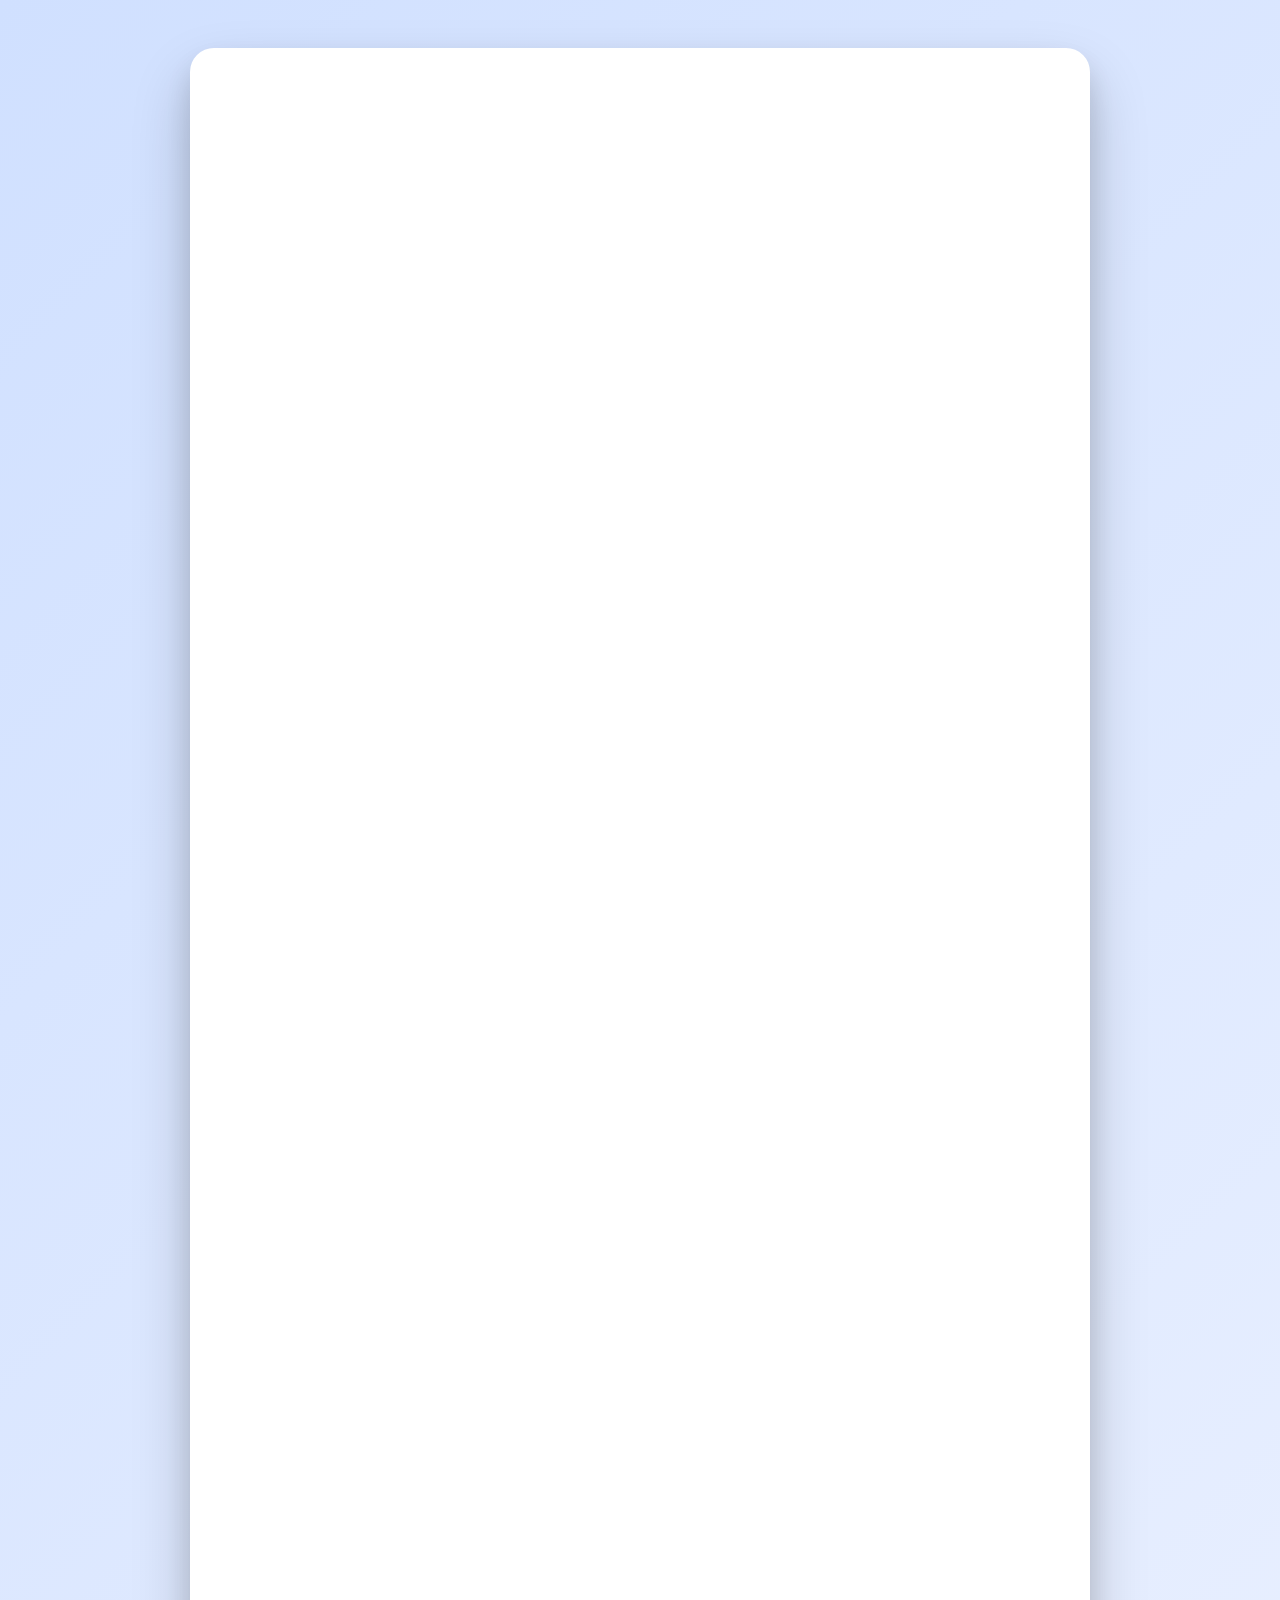
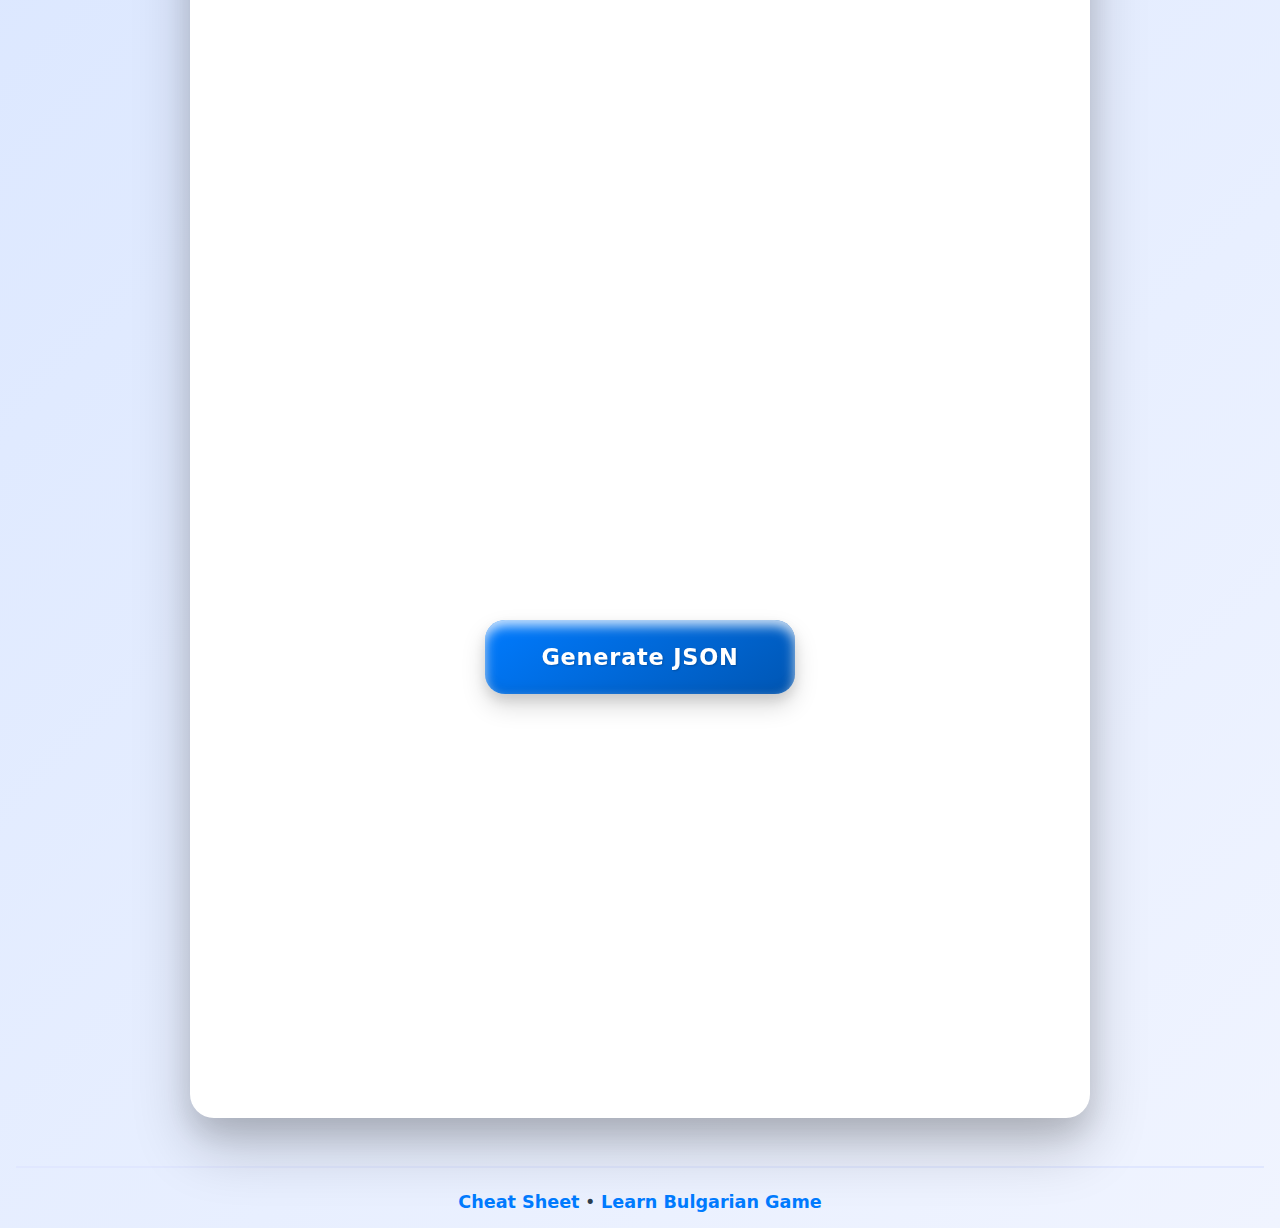
<file: lesson-generator.html>
<!DOCTYPE html>
<!-- SPDX-License-Identifier: GPL-3.0-only -->
<html lang="en">
<head>
    <meta charset="UTF-8">
    <meta name="viewport" content="width=device-width, initial-scale=1.0">
    <title>Lesson Generator</title>
    <style>
        /* Ultra 3D – Thick Curved Borders */
        * {
            box-sizing: border-box;
            font-family: 'Segoe UI', system-ui, -apple-system, sans-serif;
        }

        body {
            margin: 0;
            padding: 1rem;
            background: linear-gradient(135deg, #d0e0ff, #f0f4ff);
            min-height: 100vh;
        }

        #app {
            max-width: 900px;
            margin: 2rem auto;
            background: #ffffff;
            padding: 2.5rem;
            border-radius: 24px;
            box-shadow: 0 30px 60px rgba(0,0,0,0.2),
                        0 15px 30px rgba(0,0,0,0.12);
            backdrop-filter: blur(12px);
        }

        h1 {
            text-align: center;
            font-size: 2.8rem;
            font-weight: 800;
            margin-bottom: 2rem;
            background: linear-gradient(180deg, #2c3e50, #1a2533);
            -webkit-background-clip: text;
            -webkit-text-fill-color: transparent;
            background-clip: text;
            letter-spacing: 1.2px;
            text-shadow: 
                3px 3px 6px rgba(0,0,0,0.4),
                0 6px 15px rgba(0,0,0,0.25),
                0 0 25px rgba(52, 152, 219, 0.4);
        }

        p {
            color: #848285;
            font-weight: 600;
        }

        .section {
            margin-bottom: 2.5rem;
            padding: 2rem;
            background: linear-gradient(145deg, #ffffff, #f8f9fc);
            border-radius: 20px;
            box-shadow: 
                0 12px 24px rgba(0,0,0,0.12),
                inset 0 8px 16px rgba(255,255,255,0.8),
                inset 0 -8px 16px rgba(0,0,0,0.05);
            position: relative;
            overflow: hidden;
        }

        .section::before {
            content: '';
            position: absolute;
            inset: -4px;
            border-radius: 24px;
            padding: 4px;
            background: linear-gradient(145deg, #bbbbbb, #ffffff, #999999);
            -webkit-mask: 
                linear-gradient(#fff 0 0) padding-box, 
                linear-gradient(#fff 0 0);
            -webkit-mask-composite: xor;
            mask-composite: exclude;
            z-index: -1;
        }

        .section h2 {
            text-align: center;
            font-size: 2rem;
            font-weight: 700;
            margin-bottom: 1.8rem;
            color: #2c3e50;
            text-shadow: 1px 1px 3px rgba(0,0,0,0.2);
        }

        .full-width-wrapper {
            margin-bottom: 1.5rem;
        }

        .full-width-wrapper label {
            display: block;
            font-weight: 600;
            margin-bottom: 0.5rem;
            font-size: 1.2rem;
            color: #2d3436;
        }

        /* New style for inline label+input */
        .inline-wrapper {
            display: flex;
            align-items: center;
            gap: 1rem;
            margin-bottom: 1.5rem;
        }

        .inline-wrapper label {
            font-weight: 600;
            font-size: 1.2rem;
            color: #2d3436;
            white-space: nowrap;
            min-width: 220px;
        }

        .inline-wrapper input[type="text"] {
            flex: 1;
        }

        input[type="text"], select {
            width: 100%;
            padding: 1rem 1.2rem;
            font-size: 1.1rem;
            border: none;
            border-radius: 16px;
            background: linear-gradient(145deg, #ffffff, #e8e8e8);
            box-shadow: 
                0 8px 16px rgba(0,0,0,0.1),
                inset 0 -4px 8px rgba(0,0,0,0.05),
                inset 0 4px 8px rgba(255,255,255,0.8);
            transition: all 0.3s ease;
        }

        input[type="text"]:focus, select:focus {
            outline: none;
            transform: translateY(-4px);
            box-shadow: 
                0 16px 32px rgba(0,0,0,0.15),
                inset 0 4px 12px rgba(255,255,255,0.9);
        }

        .pair, .option, .choice {
            display: flex;
            gap: 1rem;
            margin-bottom: 1rem;
            align-items: center;
        }

        .pair input, .option input {
            flex: 1;
        }

        .option select {
            width: 160px;
        }

        /* Mobile fix for Conversation options */
        @media (max-width: 820px) {
            .option {
                flex-direction: column;
                align-items: stretch;
            }
            .option input {
                margin-bottom: 0.5rem;
            }
            .option select {
                width: 100%;
            }
            .inline-wrapper {
                flex-direction: column;
                align-items: stretch;
                gap: 0.5rem;
            }
            .inline-wrapper label {
                min-width: unset;
            }
            .inline-wrapper input[type="text"] {
                width: 100%;
            }
        }

        button {
            position: relative;
            padding: 1.2rem 1.8rem;
            font-size: 1.1rem;
            font-weight: 700;
            letter-spacing: 0.8px;
            border: none;
            border-radius: 20px;
            cursor: pointer;
            transition: all 0.4s cubic-bezier(0.175, 0.885, 0.32, 1.275);
            overflow: hidden;
            text-shadow: 1px 1px 2px rgba(0,0,0,0.2);
            background: linear-gradient(145deg, #ffffff, #e8e8e8);
            box-shadow: 
                0 12px 24px rgba(0,0,0,0.15),
                0 6px 12px rgba(0,0,0,0.1),
                inset 0 -6px 12px rgba(0,0,0,0.05),
                inset 0 6px 12px rgba(255,255,255,0.8);
            color: #2c3e50;
        }

        button::before {
            content: '';
            position: absolute;
            inset: -4px;
            border-radius: 24px;
            padding: 4px;
            background: linear-gradient(145deg, #c0c0c0, #ffffff, #a0a0a0);
            -webkit-mask: 
                linear-gradient(#fff 0 0) padding-box, 
                linear-gradient(#fff 0 0);
            -webkit-mask-composite: xor;
            mask-composite: exclude;
            z-index: -1;
        }

        button:hover {
            transform: translateY(-8px) scale(1.02);
            box-shadow: 
                0 20px 40px rgba(0,0,0,0.25),
                0 10px 20px rgba(0,0,0,0.15),
                inset 0 -6px 12px rgba(0,0,0,0.05),
                inset 0 6px 12px rgba(255,255,255,0.8);
        }

        #generate-btn {
            display: block;
            margin: 3rem auto;
            padding: 1.5rem 3.5rem;
            font-size: 1.4rem;
            background: linear-gradient(145deg, #007bff, #0056b3);
            color: white;
        }

        #generate-btn::before {
            background: linear-gradient(145deg, #0069d9, #0095ff, #004085);
        }

        #jsonOutput {
            width: 100%;
            height: 300px;
            margin-top: 2rem;
            padding: 1.5rem;
            font-family: 'Courier New', monospace;
            font-size: 1rem;
            border-radius: 16px;
            background: #f8f9fc;
            border: none;
            box-shadow: inset 0 8px 16px rgba(0,0,0,0.08);
            resize: vertical;
        }

        .add-btn {
            background: linear-gradient(145deg, #28a745, #218838);
            color: white;
            padding: 1rem 1.5rem;
        }

        .add-btn::before {
            background: linear-gradient(145deg, #218838, #34ce57, #1e7e34);
        }

        .remove-btn {
            background: linear-gradient(145deg, #dc3545, #c82333);
            color: white;
            padding: 1rem 1.5rem;
        }

        .remove-btn::before {
            background: linear-gradient(145deg, #c82333, #e4606d, #bd091d);
        }

        /* Fade-in animation */
        @keyframes fadeIn {
            from { opacity: 0; transform: translateY(30px); }
            to { opacity: 1; transform: translateY(0); }
        }

        #app > *:not(#generate-btn) {
            animation: fadeIn 0.7s ease-out forwards;
            opacity: 0;
            animation-delay: calc(0.1s * var(--i));
        }

        #resources {
            margin-top: 3rem;
            padding-top: 1.5rem;
            border-top: 2px solid #e0e7ff;
            color: #636e72;
            font-size: 1.1rem;
        }

        .resource-link {
            color: #007bff;
            text-decoration: none;
            font-weight: 600;
            transition: color 0.3s ease;
        }

        .resource-link:hover {
            color: #0056b3;
            text-decoration: underline;
        }

        #generate-btn:hover {
            transform: translateY(-8px) scale(1.02);
            box-shadow: 
                0 20px 40px rgba(0,0,0,0.25),
                0 10px 20px rgba(0,0,0,0.15),
                inset 0 -6px 12px rgba(0,0,0,0.08),
                inset 0 6px 12px rgba(255,255,255,0.9);
        }

        #generate-btn:hover::before {
            background: linear-gradient(145deg, #0056b3, #00c0ff, #003d80);
        }

    </style>
</head>
<body>
    <div id="app">
        <h1>Lesson Generator</h1>

        <div class="section">
            <h2>General</h2>
            <div>
                <p>Lesson ID must lead with lesson (all lowercase) followed by a lesson number. Example: lesson1</p>
            </div>
            <div class="inline-wrapper">
                <label for="lessonId">Lesson ID:</label>
                <input type="text" id="lessonId" placeholder="e.g. lesson1">
            </div>
            <div class="inline-wrapper">
                <label for="title">Title:</label>
                <input type="text" id="title" placeholder="e.g. Lesson 1: Basics (Hello, yes/no etc)">
            </div>
        </div>

        <div class="section">
            <h2>Games: Match</h2>
            <div>
                <p>Add pairs of Bulgarian words/phrases and their English translations.</p>
            </div>
            <div id="matchPairs"></div>
            <button class="add-btn" onclick="addMatchPair()">Add Pair</button>
            <button class="remove-btn" onclick="removeLastMatchPair()">Remove</button>
        </div>

        <div class="section">
            <h2>Games: Conversation</h2>
            <div class="inline-wrapper">
                <label>Prompt:</label>
                <input type="text" id="conversationPrompt" placeholder="e.g. Здравей!">
            </div>
            <div id="conversationOptions"></div>
            <button class="add-btn" onclick="addConversationOption()">Add Option</button>
            <button class="remove-btn" onclick="removeLastConversationOption()">Remove</button>
        </div>

        <div class="section">
            <h2>Games: Fill Blank</h2>
            <div class="inline-wrapper">
                <label>Sentence (include _____ ):</label>
                <input type="text" id="fillBlankSentence" placeholder="e.g. ____ , как си?">
            </div>
            <div class="inline-wrapper">
                <label>Answer:</label>
                <input type="text" id="fillBlankAnswer" placeholder="e.g. Здравей!">
            </div>
            <div>
                <p>At least one choice must exactly match the answer.</p>
            </div>
            <div id="fillBlankChoices"></div>
            <button class="add-btn" onclick="addFillBlankChoice()">Add Choice</button>
            <button class="remove-btn" onclick="removeLastFillBlankChoice()">Remove</button>
        </div>
        <div>
            <p>When all fields are filled, click Generate JSON, it will show the result and automatically download the file.</p>
        </div>
        <button id="generate-btn" onclick="generateJSON()">Generate JSON</button>
        <textarea id="jsonOutput" readonly placeholder="Generated JSON will appear here. Save in the lessons folder with a valid name, e.g. lesson1.json"></textarea>
    </div>

        <footer id="resources" style="margin-top: 3rem; text-align: center; font-size: 1.1rem; color: #2c3e50;">
            <a href="cheat-sheet.html" target="_blank" class="resource-link">Cheat Sheet</a> • 
            <a href="index.html" target="_blank" class="resource-link">Learn Bulgarian Game</a>
        </footer>

    <script>
        let matchCount = 0;
        let optionCount = 0;
        let choiceCount = 0;

        function addMatchPair() {
            const container = document.getElementById('matchPairs');
            const pair = document.createElement('div');
            pair.className = 'pair';
            pair.innerHTML = `
                <input type="text" placeholder="Bulgarian (BG)" id="matchBg${matchCount}">
                <input type="text" placeholder="English (EN)" id="matchEn${matchCount}">
            `;
            container.appendChild(pair);
            matchCount++;
        }

        function removeLastMatchPair() {
            const container = document.getElementById('matchPairs');
            if (container.lastElementChild && matchCount > 0) {
                container.removeChild(container.lastElementChild);
                matchCount--;
            }
        }

        function addConversationOption(makeCorrect = false) {
            const container = document.getElementById('conversationOptions');
            const option = document.createElement('div');
            option.className = 'option';
            const selectId = `optionCorrect${optionCount}`;
            option.innerHTML = `
                <input type="text" placeholder="Option text" id="optionText${optionCount}">
                <select id="${selectId}">
                    <option value="false">Incorrect</option>
                    <option value="true" ${makeCorrect ? 'selected' : ''}>Correct</option>
                </select>
            `;

            const select = option.querySelector(`#${selectId}`);
            select.addEventListener('change', function() {
                if (this.value === 'true') {
                    document.querySelectorAll('#conversationOptions select').forEach(other => {
                        if (other !== this) {
                            other.value = 'false';
                        }
                    });
                }
            });

            container.appendChild(option);
            optionCount++;
        }

        function removeLastConversationOption() {
            const container = document.getElementById('conversationOptions');
            if (container.lastElementChild && optionCount > 0) {
                container.removeChild(container.lastElementChild);
                optionCount--;
            }
        }

        function addFillBlankChoice() {
            const container = document.getElementById('fillBlankChoices');
            const choice = document.createElement('div');
            choice.className = 'choice';
            choice.innerHTML = `
                <input type="text" placeholder="Choice" id="choice${choiceCount}">
            `;
            container.appendChild(choice);
            choiceCount++;
        }

        function removeLastFillBlankChoice() {
            const container = document.getElementById('fillBlankChoices');
            if (container.lastElementChild && choiceCount > 0) {
                container.removeChild(container.lastElementChild);
                choiceCount--;
            }
        }

        function generateJSON() {
            const lessonId = document.getElementById('lessonId').value.trim();
            const title = document.getElementById('title').value.trim();

            if (!lessonId || !title) {
                alert('Please fill in Lesson ID and Title.');
                return;
            }

            // Match pairs
            const matchPairs = [];
            for (let i = 0; i < matchCount; i++) {
                const bg = document.getElementById(`matchBg${i}`)?.value.trim();
                const en = document.getElementById(`matchEn${i}`)?.value.trim();
                if (bg && en) {
                    matchPairs.push({ bg, en });
                }
            }

            // Conversation
            const conversationPrompt = document.getElementById('conversationPrompt').value.trim();
            const conversationOptions = [];
            let hasCorrect = false;
            for (let i = 0; i < optionCount; i++) {
                const textEl = document.getElementById(`optionText${i}`);
                const correctEl = document.getElementById(`optionCorrect${i}`);
                if (!textEl || !correctEl) continue;
                const text = textEl.value.trim();
                const correct = correctEl.value === 'true';
                if (text) {
                    conversationOptions.push({ text, correct });
                    if (correct) hasCorrect = true;
                }
            }

            if (!hasCorrect) {
                alert('Please select exactly one correct option in the Conversation game.');
                return;
            }

            // Fill Blank
            const fillBlankSentence = document.getElementById('fillBlankSentence').value.trim();
            const fillBlankAnswer = document.getElementById('fillBlankAnswer').value.trim();
            const fillBlankChoices = [];
            for (let i = 0; i < choiceCount; i++) {
                const choiceEl = document.getElementById(`choice${i}`);
                if (!choiceEl) continue;
                const choice = choiceEl.value.trim();
                if (choice) {
                    fillBlankChoices.push(choice);
                }
            }

            const jsonData = {
                lessonId,
                title,
                games: {
                    match: {
                        pairs: matchPairs
                    },
                    conversation: {
                        prompt: conversationPrompt,
                        options: conversationOptions
                    },
                    fillBlank: {
                        sentence: fillBlankSentence,
                        choices: fillBlankChoices,
                        answer: fillBlankAnswer
                    }
                }
            };

            if (matchPairs.length === 0 || !conversationPrompt || conversationOptions.length === 0 || !fillBlankSentence || fillBlankChoices.length === 0 || !fillBlankAnswer) {
                alert('Please fill in all required fields for each game.');
                return;
            }

            function formatArray(arr) {
                if (arr.length === 0) return '[]';
                const items = arr.map(item => '    ' + JSON.stringify(item));
                return '[\n' + items.join(',\n') + '\n  ]';
            }

            const lines = [
                '{',
                '  "lessonId": ' + JSON.stringify(lessonId) + ',',
                '  "title": ' + JSON.stringify(title) + ',',
                '  "games": {',
                '    "match": {',
                '      "pairs": ' + formatArray(matchPairs),
                '    },',
                '    "conversation": {',
                '      "prompt": ' + JSON.stringify(conversationPrompt) + ',',
                '      "options": ' + formatArray(conversationOptions),
                '    },',
                '    "fillBlank": {',
                '      "sentence": ' + JSON.stringify(fillBlankSentence) + ',',
                '      "choices": ' + formatArray(fillBlankChoices) + ',',
                '      "answer": ' + JSON.stringify(fillBlankAnswer),
                '    }',
                '  }',
                '}'
            ];

            const jsonString = lines.join('\n');

            document.getElementById('jsonOutput').value = jsonString;

            // Auto download
            const blob = new Blob([jsonString], { type: 'application/json' });
            const url = URL.createObjectURL(blob);
            const a = document.createElement('a');
            a.href = url;
            a.download = `${lessonId}.json`;
            document.body.appendChild(a);
            a.click();
            document.body.removeChild(a);
            URL.revokeObjectURL(url);
        }

        // Initial fields
        addMatchPair();
        addConversationOption(true);
        addConversationOption();
        addConversationOption();
        addFillBlankChoice();
        addFillBlankChoice();
        addFillBlankChoice();
    </script>
</body>
</html>
</file>
<file: styles.css>
/* Ultra 3D – Thick Curved Borders */

* {
    box-sizing: border-box;
    font-family: 'Segoe UI', system-ui, -apple-system, sans-serif;
}

body {
    margin: 0;
    padding: 1rem;
    background: linear-gradient(135deg, #d0e0ff, #f0f4ff);
    min-height: 100vh;
}

#app {
    max-width: 900px;
    margin: 2rem auto;
    background: #ffffff;
    padding: 2.5rem;
    border-radius: 24px;
    box-shadow: 0 30px 60px rgba(0,0,0,0.2),
                0 15px 30px rgba(0,0,0,0.12);
    backdrop-filter: blur(12px);
}

/* ==================== HEADING ==================== */
h1#lesson-title {
    text-align: center;
    font-size: 2.8rem;
    font-weight: 800;
    margin-bottom: 1.8rem;
    background: linear-gradient(180deg, #2c3e50, #1a2533);
    -webkit-background-clip: text;
    -webkit-text-fill-color: transparent;
    background-clip: text;
    letter-spacing: 1.2px;
    text-shadow: 
        3px 3px 6px rgba(0,0,0,0.4),
        0 6px 15px rgba(0,0,0,0.25),
        0 0 25px rgba(52, 152, 219, 0.4);
}

#instructions {
    font-size: 1.35rem;
    text-align: center;
    margin: 1.8rem 0;
    color: #2d3436;
    font-weight: 600;
    letter-spacing: 0.5px;
    text-shadow: 
        3px 3px 6px rgba(0,0,0,0.4),
        0 6px 15px rgba(0,0,0,0.25),
        0 0 25px rgba(52, 152, 219, 0.4);
}

#game-container p {
    font-size: 1.6rem;
    margin-bottom: 2rem;
    text-align: center;
    color: #2c3e50;
    font-weight: 600;
    letter-spacing: 0.8px;
    text-shadow: 1px 1px 3px rgba(0,0,0,0.2);
    line-height: 1.5;
}

/* ==================== SUPER 3D BUTTONS – Thick Curved Borders ==================== */
#game-nav {
    display: flex;
    gap: 1.2rem;
    margin-bottom: 2rem;
    justify-content: center;
}

#game-nav button,
.choice,
#restart-lesson-btn {
    position: relative;
    padding: 1.3rem 1.8rem;
    font-size: 1.2rem;
    font-weight: 700;
    letter-spacing: 0.8px;
    border: none;
    border-radius: 20px;
    cursor: pointer;
    transition: all 0.4s cubic-bezier(0.175, 0.885, 0.32, 1.275);
    overflow: hidden;
    text-shadow: 1px 1px 2px rgba(0,0,0,0.2);
}

/* Base 3D layered border effect */
#game-nav button,
.choice,
#restart-lesson-btn {
    background: linear-gradient(145deg, #ffffff, #e8e8e8);
    box-shadow: 
        0 12px 24px rgba(0,0,0,0.15),
        0 6px 12px rgba(0,0,0,0.1),
        inset 0 -6px 12px rgba(0,0,0,0.05),
        inset 0 6px 12px rgba(255,255,255,0.8);
    border: 4px solid transparent;
    background-clip: padding-box;
}

#game-nav button::before,
.choice::before,
#restart-lesson-btn::before {
    content: '';
    position: absolute;
    inset: -4px;
    border-radius: 24px;
    padding: 4px;
    background: linear-gradient(145deg, #c0c0c0, #ffffff, #a0a0a0);
    -webkit-mask: 
        linear-gradient(#fff 0 0) padding-box, 
        linear-gradient(#fff 0 0);
    -webkit-mask-composite: xor;
    mask-composite: exclude;
    z-index: -1;
}

#game-nav button:hover,
.choice:hover,
#restart-lesson-btn:hover {
    transform: translateY(-8px) scale(1.02);
    box-shadow: 
        0 20px 40px rgba(0,0,0,0.25),
        0 10px 20px rgba(0,0,0,0.15);
}

/* Active game button – highlighted in primary blue */
#game-nav button.active {
    background: linear-gradient(145deg, #007bff, #0056b3) !important;
    color: white !important;
    text-shadow: 1px 1px 3px rgba(0,0,0,0.4);
    box-shadow: 
        0 12px 24px rgba(0,123,255,0.4),
        0 6px 12px rgba(0,0,0,0.2),
        inset 0 6px 12px rgba(255,255,255,0.3);
    transform: translateY(-4px);
}

#game-nav button.active::before {
    background: linear-gradient(145deg, #0069d9, #0095ff, #004085);
}

#game-nav button.active:hover {
    transform: translateY(-8px);
    box-shadow: 
        0 20px 40px rgba(0,123,255,0.5),
        0 10px 20px rgba(0,0,0,0.25);
}

/* Specific overrides */
#game-nav button {
    flex: 1;
    max-width: 280px;
    color: #2c3e50;
}

/* Completed game button – Green highlight */
#game-nav button.completed {
    background: linear-gradient(145deg, #28a745, #218838) !important;
    color: white !important;
    text-shadow: 1px 1px 3px rgba(0,0,0,0.5);
    box-shadow: 
        0 12px 24px rgba(40,167,69,0.4),
        0 6px 12px rgba(0,0,0,0.2),
        inset 0 6px 12px rgba(255,255,255,0.3);
    transform: translateY(-4px);
}

#game-nav button.completed::before {
    background: linear-gradient(145deg, #218838, #34ce57, #1e7e34);
}

#game-nav button.completed:hover {
    transform: translateY(-8px);
    box-shadow: 
        0 20px 40px rgba(40,167,69,0.5),
        0 10px 20px rgba(0,0,0,0.25);
}

/* When a button is both active AND completed, blue takes priority */
#game-nav button.active.completed {
    background: linear-gradient(145deg, #007bff, #0056b3) !important;
}

#game-nav button.active.completed::before {
    background: linear-gradient(145deg, #0069d9, #0095ff, #004085);
}

#game-nav button.completed {
    transition: transform 0.2s ease, box-shadow 0.2s ease;
}

/* Fully disable hover effects on disabled nav buttons */
#game-nav button:disabled {
    cursor: not-allowed;
    opacity: 0.75; /* Visual cue that it's disabled */
    transform: none !important;
    box-shadow: 
        0 12px 24px rgba(0,0,0,0.15),
        0 6px 12px rgba(0,0,0,0.1),
        inset 0 -6px 12px rgba(0,0,0,0.05),
        inset 0 6px 12px rgba(255,255,255,0.8) !important; /* Lock the base inner highlight */
}

#game-nav button:disabled:hover {
    transform: none !important;
    box-shadow: 
        0 12px 24px rgba(0,0,0,0.15),
        0 6px 12px rgba(0,0,0,0.1),
        inset 0 -6px 12px rgba(0,0,0,0.05),
        inset 0 6px 12px rgba(255,255,255,0.8) !important; /* Exactly the same as non-hover */
}

.choice {
    margin: 1.2rem 0;
    background: linear-gradient(145deg, #ffffff, #f0f0f0);
    color: #2d3436;
    font-size: 1.45rem;
}

.choice.selected {
    background: linear-gradient(145deg, #b8dcff, #90c8ff);
    box-shadow: 
        inset 0 10px 20px rgba(100,180,255,0.3),
        inset 0 -8px 16px rgba(255,255,255,0.7);
    color: #1e40af;
}

/* Restart button – primary color */
#restart-lesson-btn {
    background: linear-gradient(145deg, #007bff, #0056b3);
    color: white;
    padding: 1.4rem 3rem;
    font-size: 1.35rem;
}

#restart-lesson-btn::before {
    background: linear-gradient(145deg, #0069d9, #0095ff, #004085);
}

/* ==================== FEEDBACK / RESULTS – 3D Treatment ==================== */
#feedback {
    margin-top: 2.5rem;
    font-size: 1.9rem;
    font-weight: 800;
    text-align: center;
    padding: 1.8rem;
    border-radius: 20px;
    min-height: 80px;
    letter-spacing: 1.2px;
    position: relative;
    overflow: hidden;
    text-shadow: 2px 2px 4px rgba(0,0,0,0.3);
    background: linear-gradient(145deg, #f8f9fc, #e9ecef);
    box-shadow: 
        0 12px 24px rgba(0,0,0,0.12),
        inset 0 8px 16px rgba(255,255,255,0.8),
        inset 0 -8px 16px rgba(0,0,0,0.05);
    border: 4px solid transparent;
    background-clip: padding-box;
}

#feedback::before {
    content: '';
    position: absolute;
    inset: -4px;
    border-radius: 24px;
    padding: 4px;
    background: linear-gradient(145deg, #bbbbbb, #ffffff, #999999);
    -webkit-mask: 
        linear-gradient(#fff 0 0) padding-box, 
        linear-gradient(#fff 0 0);
    -webkit-mask-composite: xor;
    mask-composite: exclude;
    z-index: -1;
}

.correct {
    color: #1e7b4a;
    background: linear-gradient(145deg, rgba(39,174,96,0.15), rgba(20,120,60,0.1));
    box-shadow: 
        0 15px 30px rgba(39,174,96,0.3),
        inset 0 10px 20px rgba(255,255,255,0.6);
    text-shadow: 0 0 15px rgba(39,174,96,0.6);
}

.incorrect {
    color: #c0392b;
    background: linear-gradient(145deg, rgba(231,76,60,0.15), rgba(180,40,40,0.1));
    box-shadow: 
        0 15px 30px rgba(231,76,60,0.3),
        inset 0 10px 20px rgba(255,255,255,0.5);
    text-shadow: 0 0 15px rgba(231,76,60,0.5);
}

/* Match game columns */
#bg-column, #en-column {
    display: flex;
    flex-direction: column;
    gap: 1.2rem;
}

#restart-lesson-container {
    text-align: center;
    margin-top: 2.5rem;
}

/* Fade-in */
@keyframes fadeIn {
    from { opacity: 0; transform: translateY(30px); }
    to { opacity: 1; transform: translateY(0); }
}

#app > * {
    animation: fadeIn 0.7s ease-out forwards;
}

/* Make choice buttons shorter and more compact */
.choice {
    padding: 0.8rem 1.2rem !important;   /* Reduced vertical padding */
    margin: 0.4rem 0 !important;         /* Less vertical margin */
    line-height: 1.4 !important;         /* Tighter line height */
    min-height: auto !important;         /* Prevent fixed minimum height */
}

/* Reduce spacing in match game columns */
#bg-column, #en-column {
    gap: 0.6rem !important;              /* Smaller gap between items */
}

/* Reduce spacing around prompt/sentence text */
#game-container > p {
    margin: 1rem 0 !important;
    line-height: 1.5 !important;
}

/* Overall tighter layout for game container */
#game-container {
    gap: 0.8rem;                         /* Consistent reduced spacing */
}
</file>
